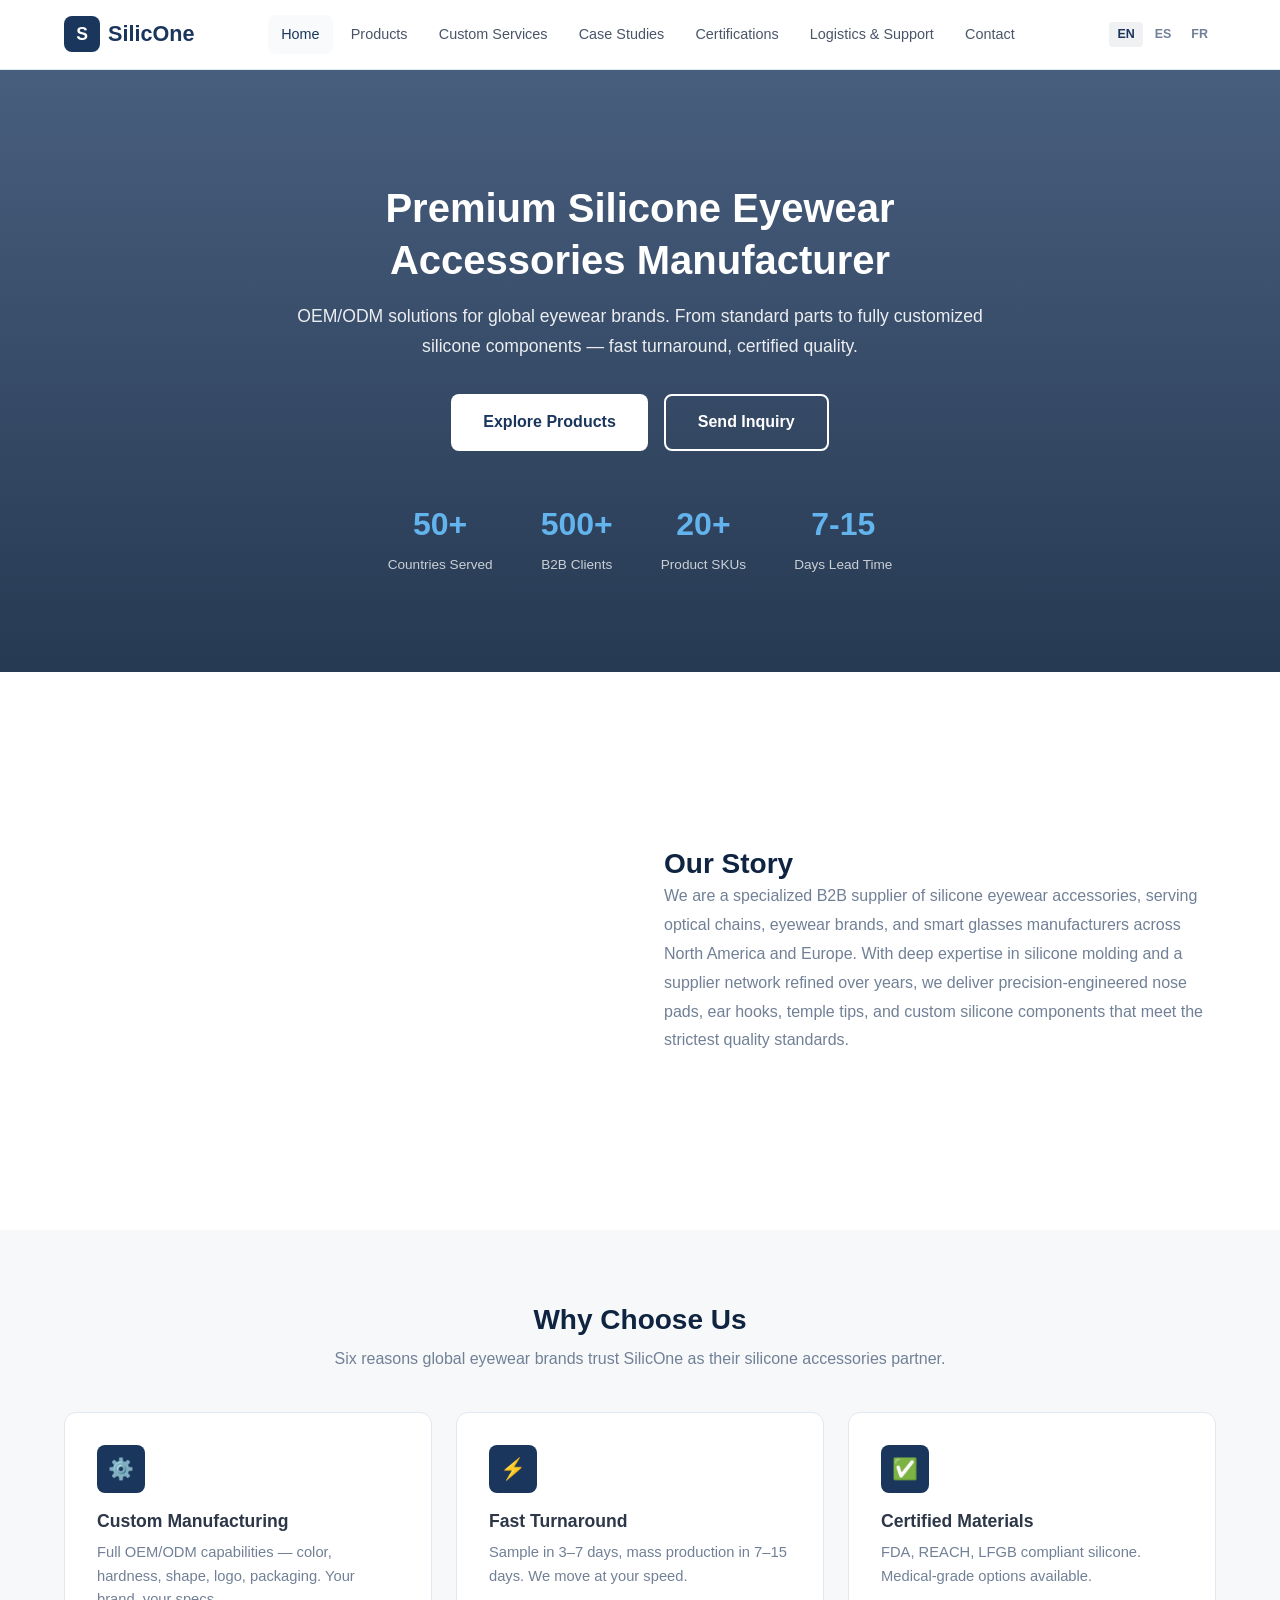
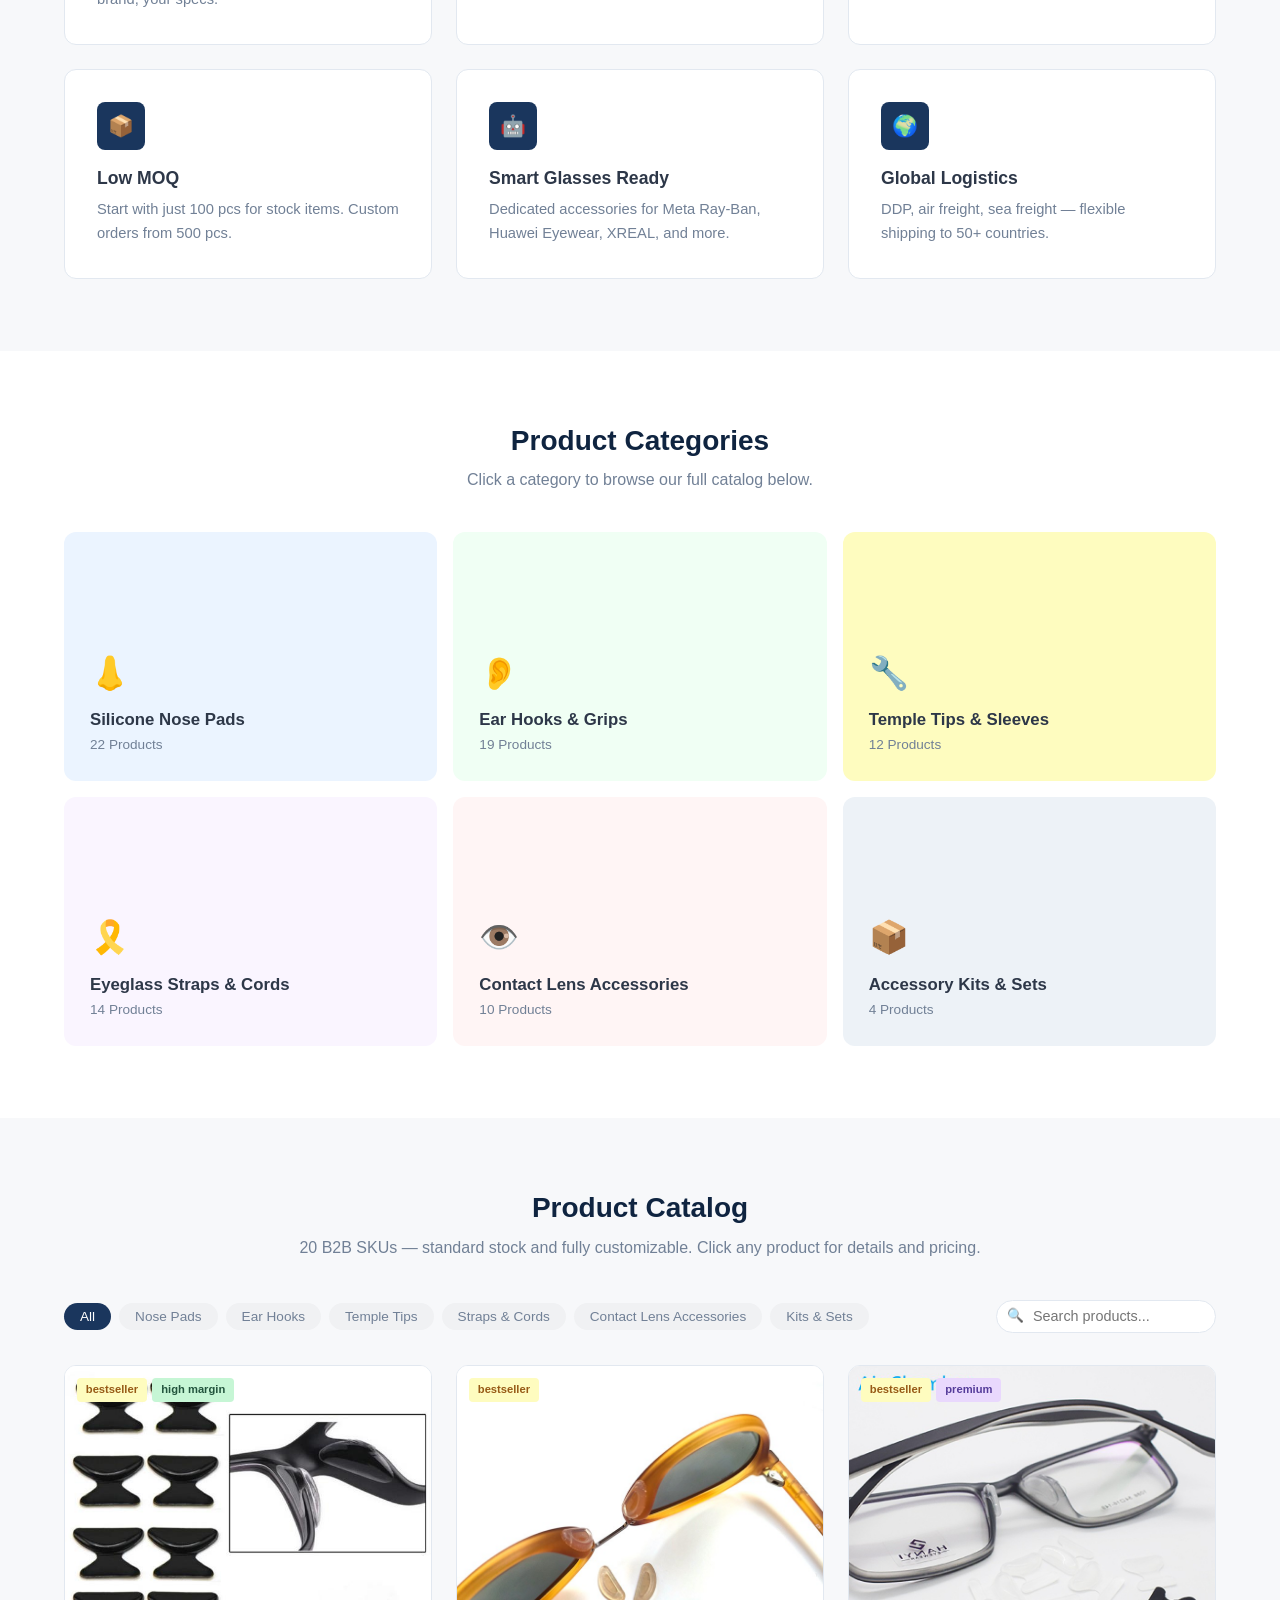
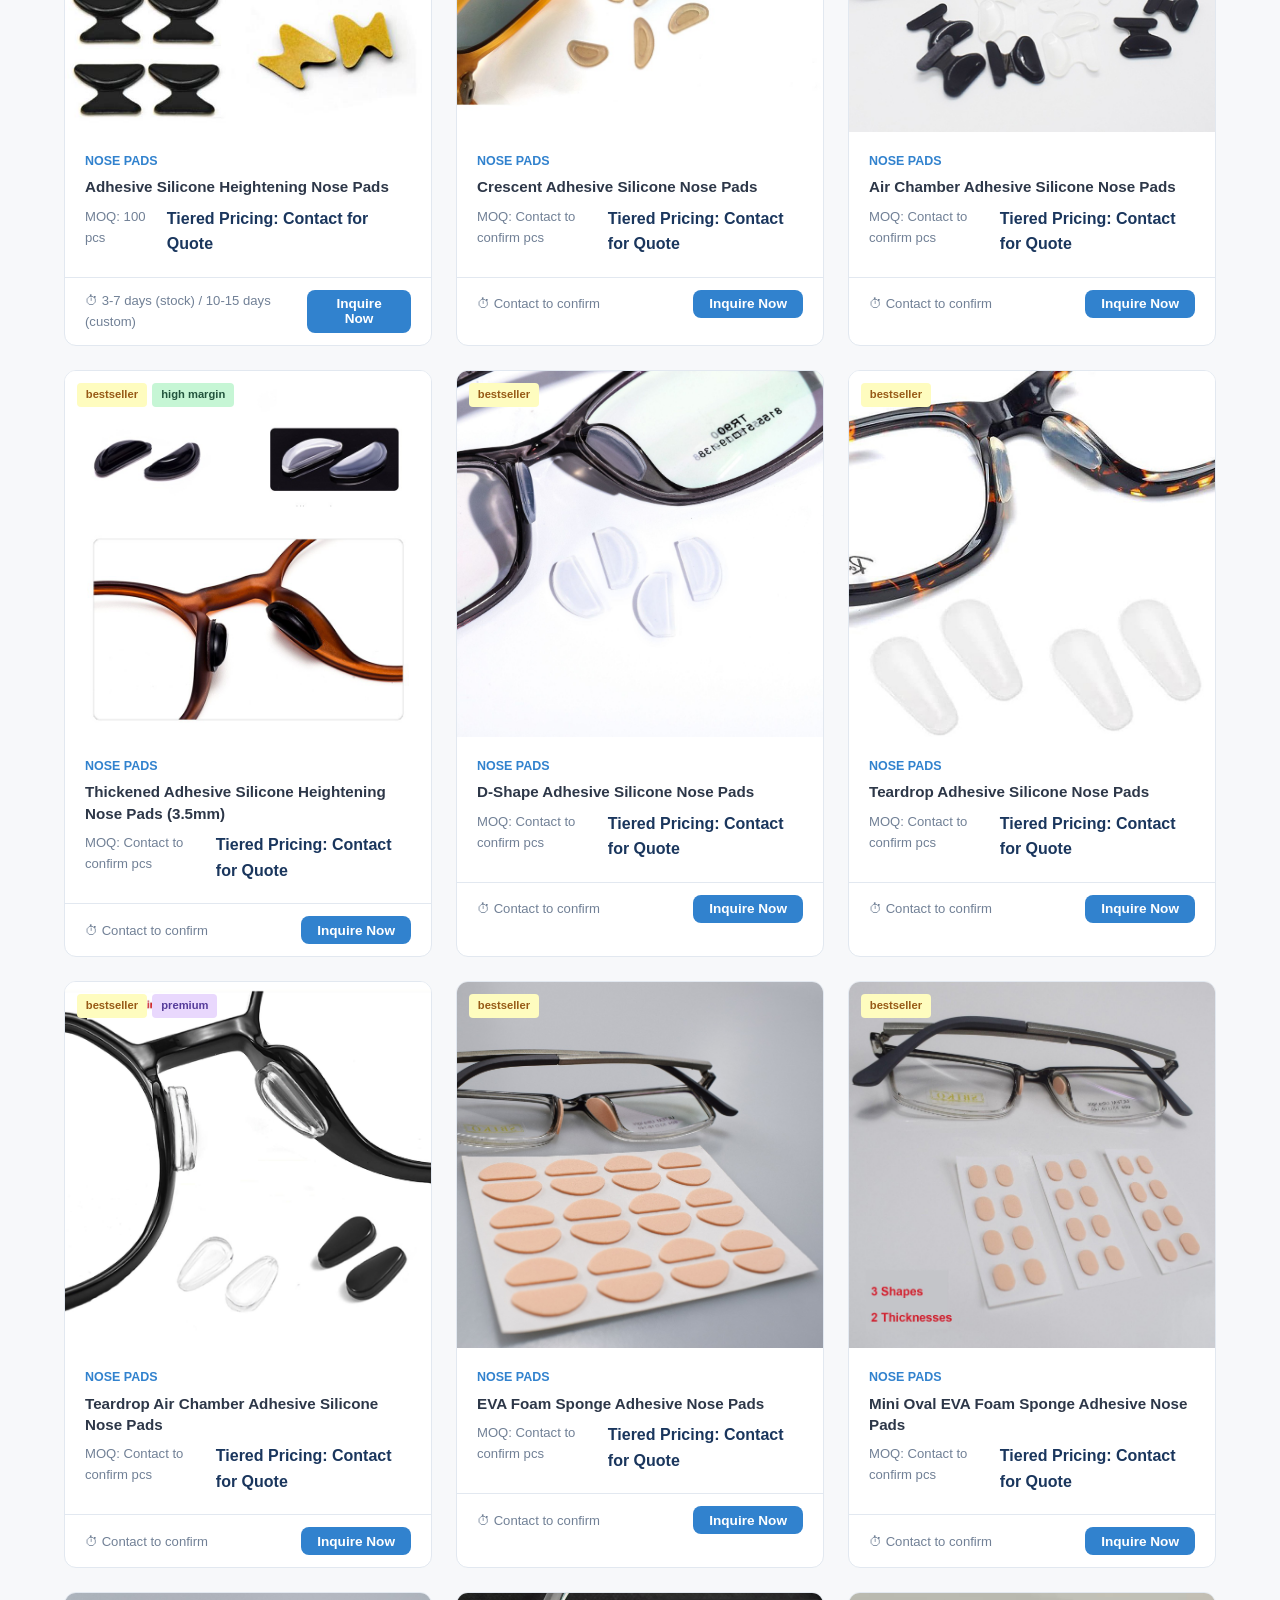
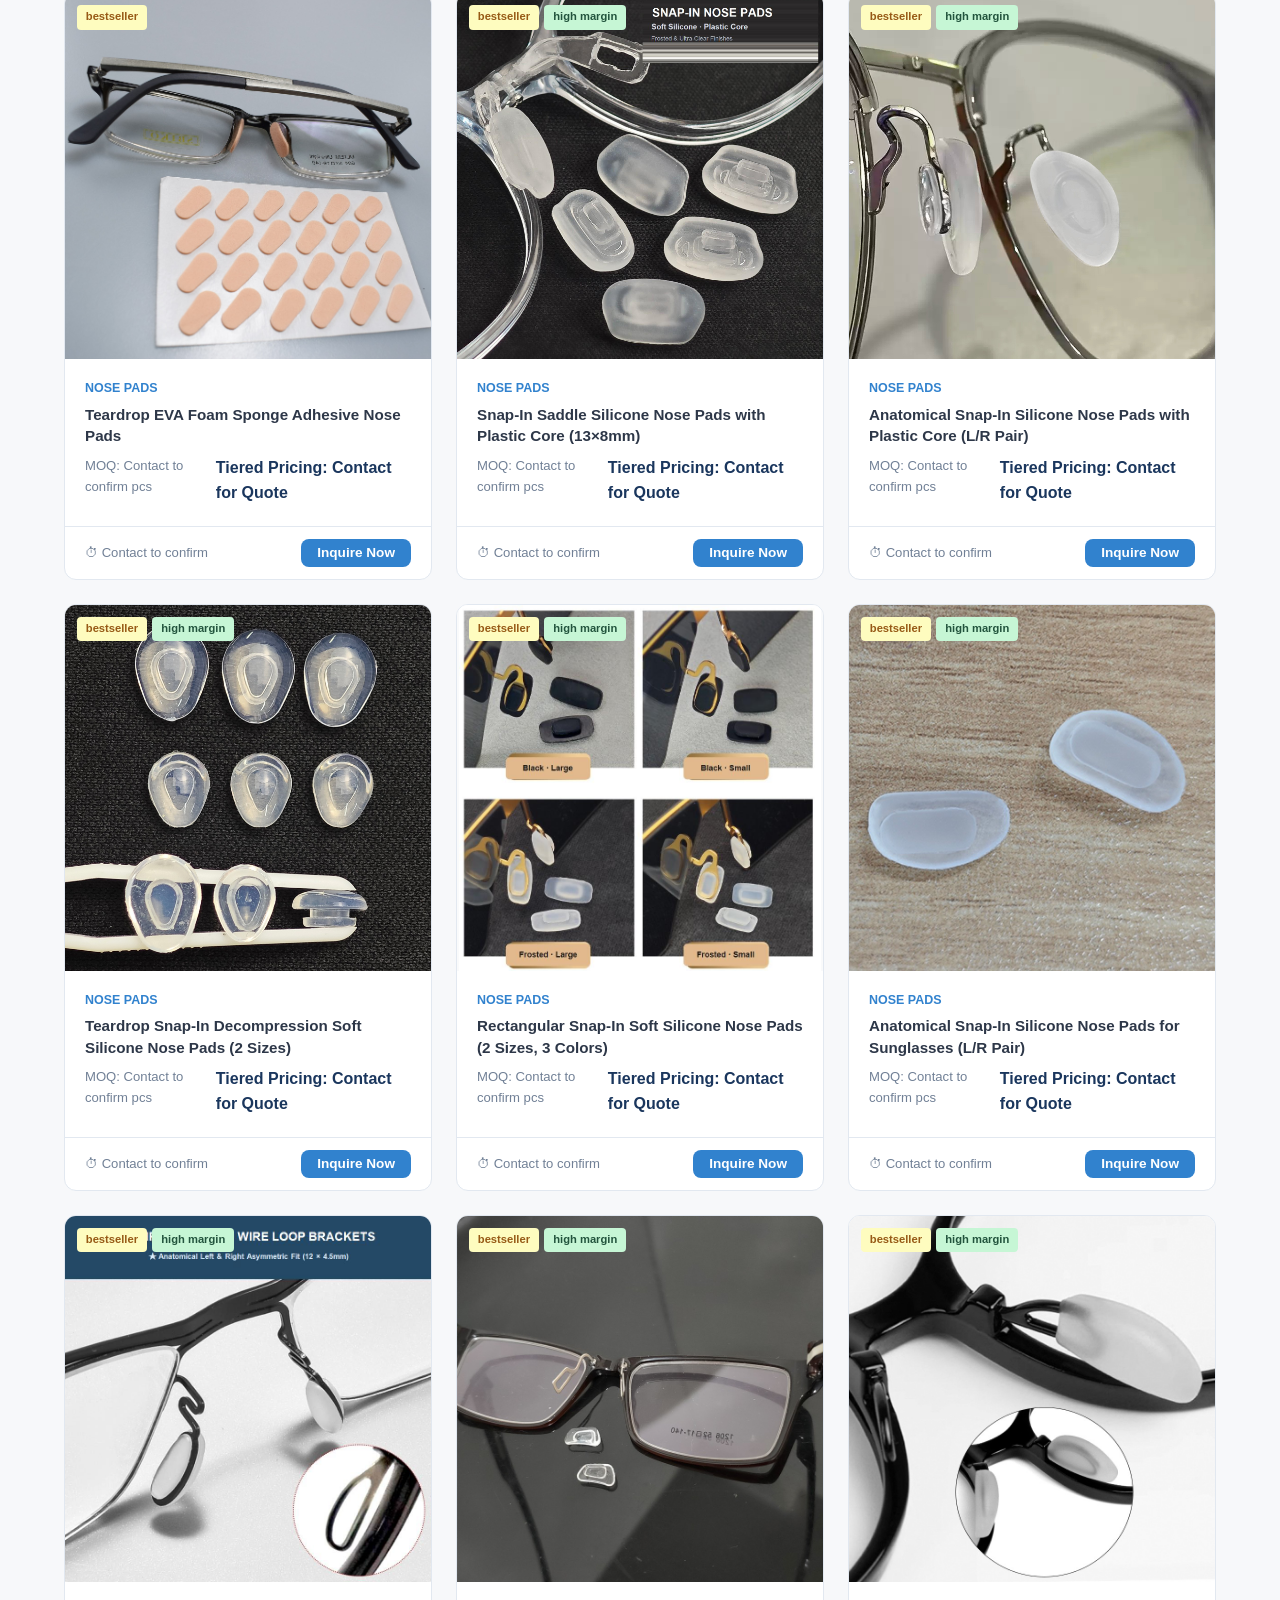
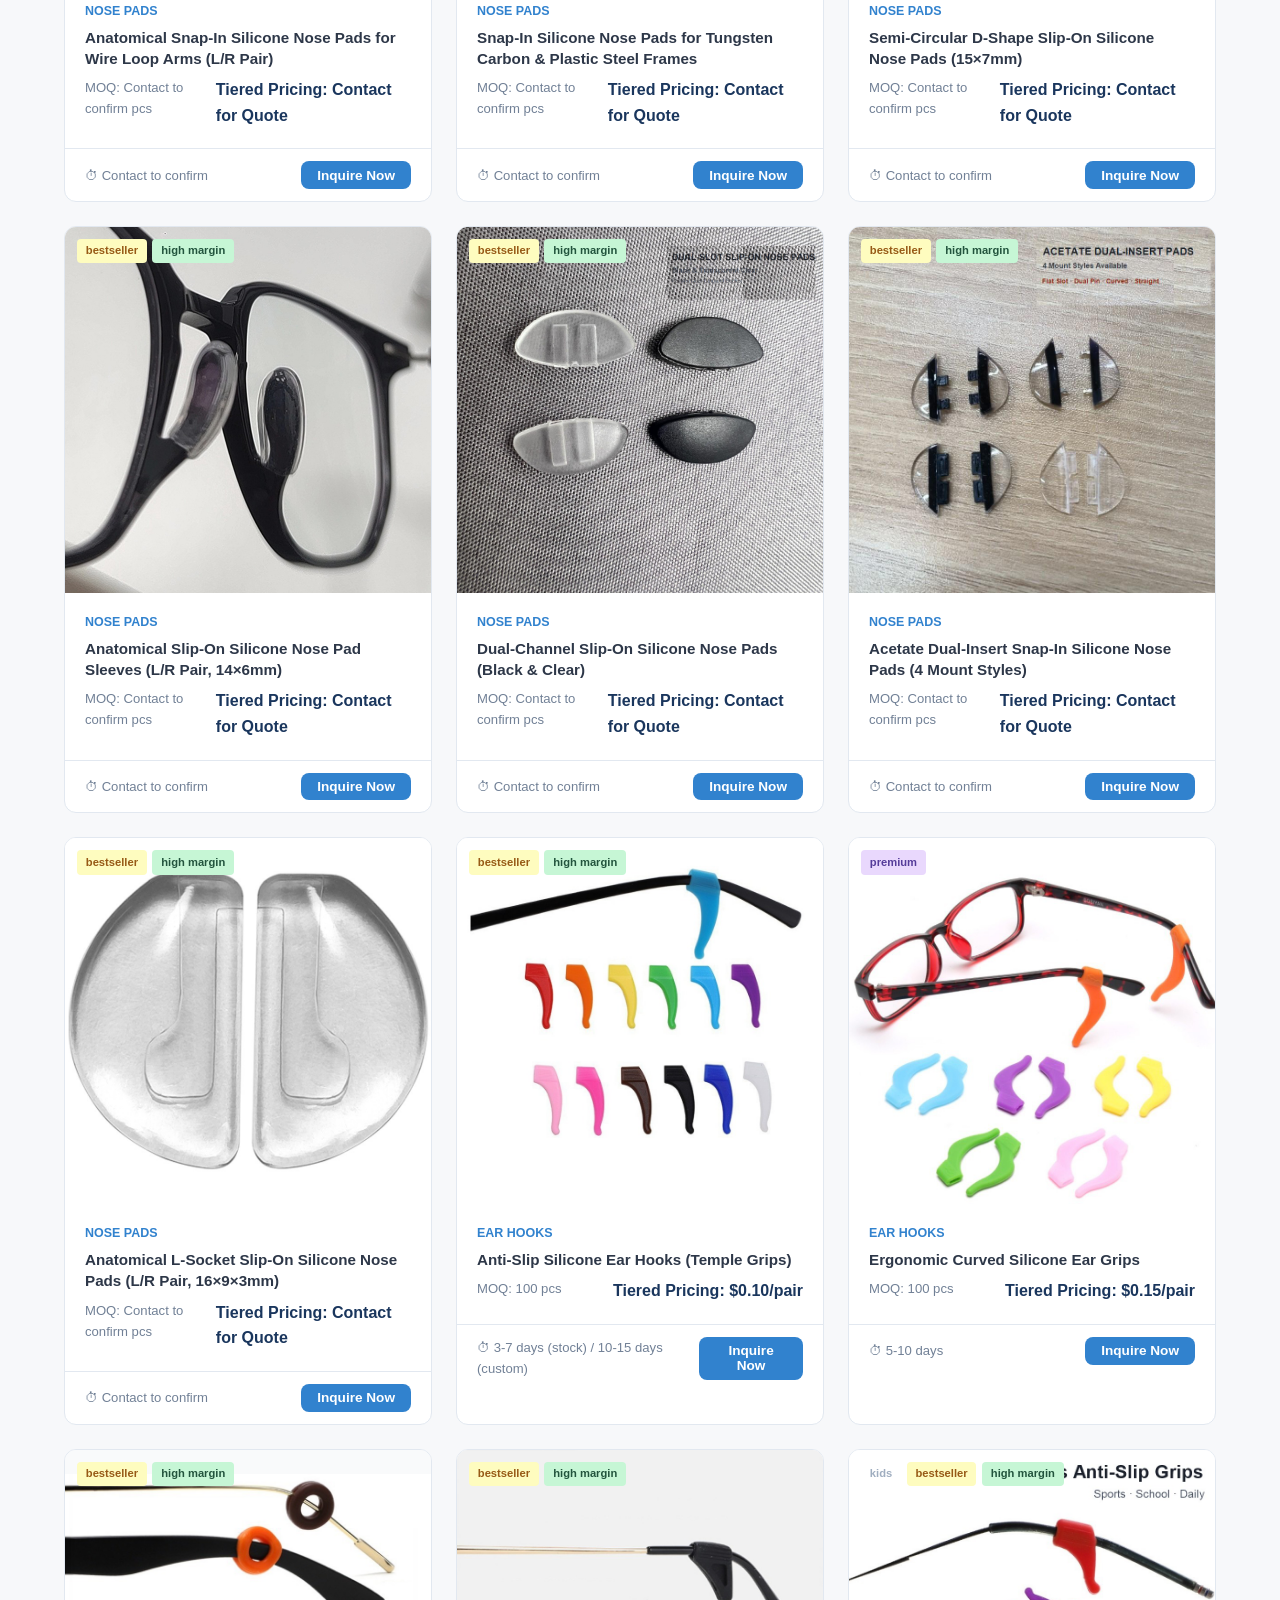
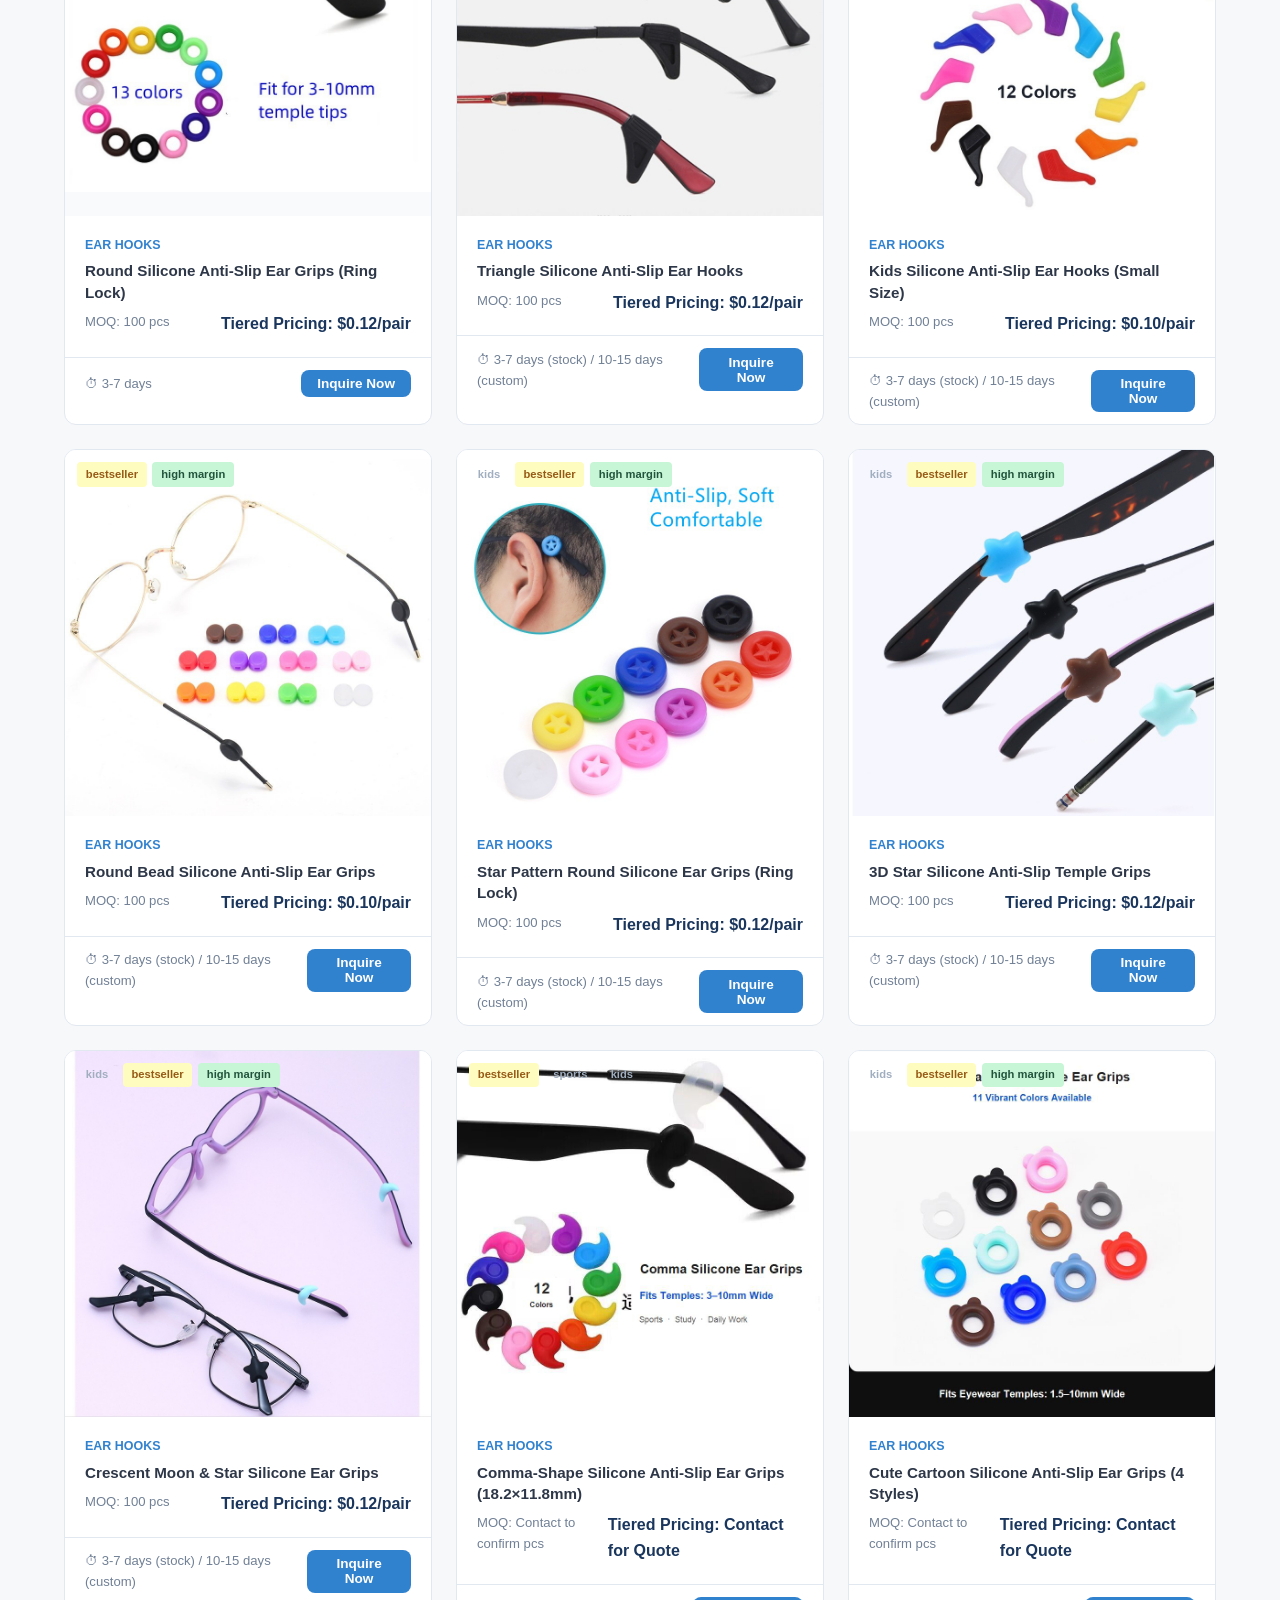
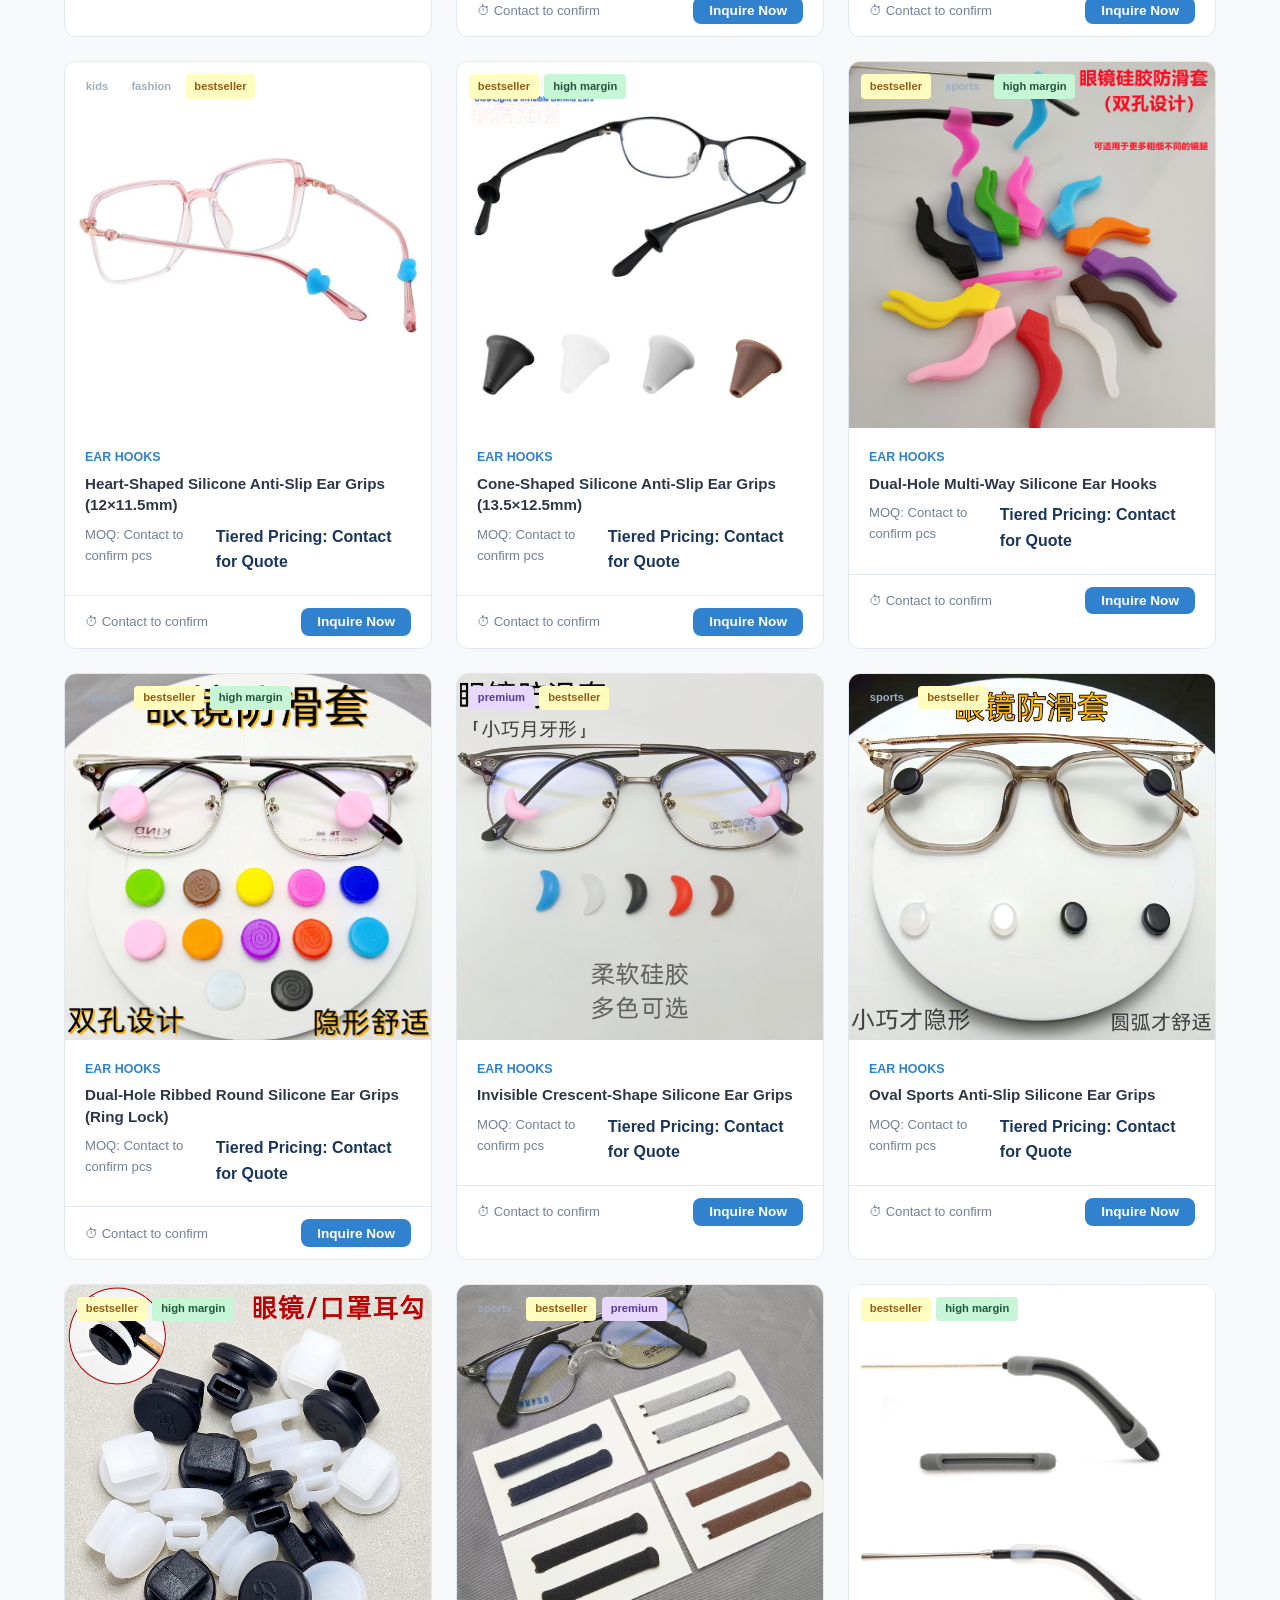
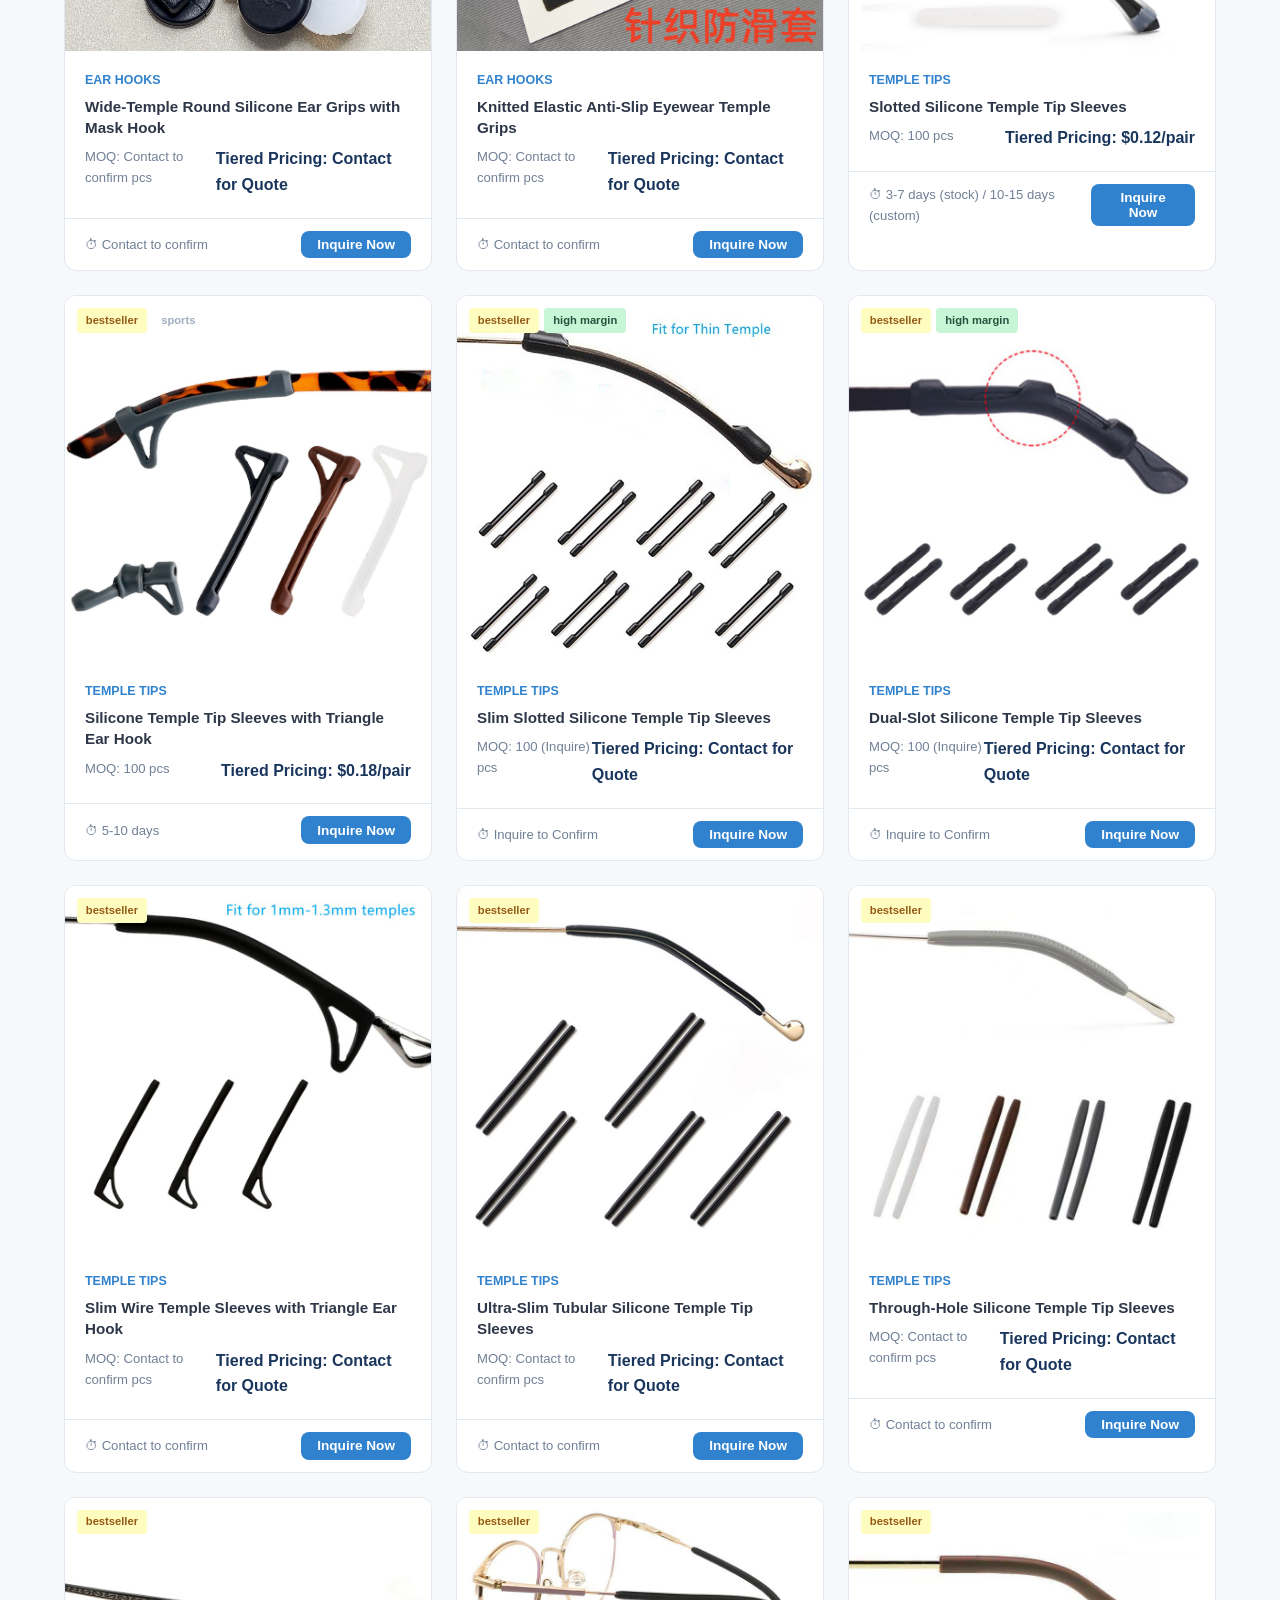
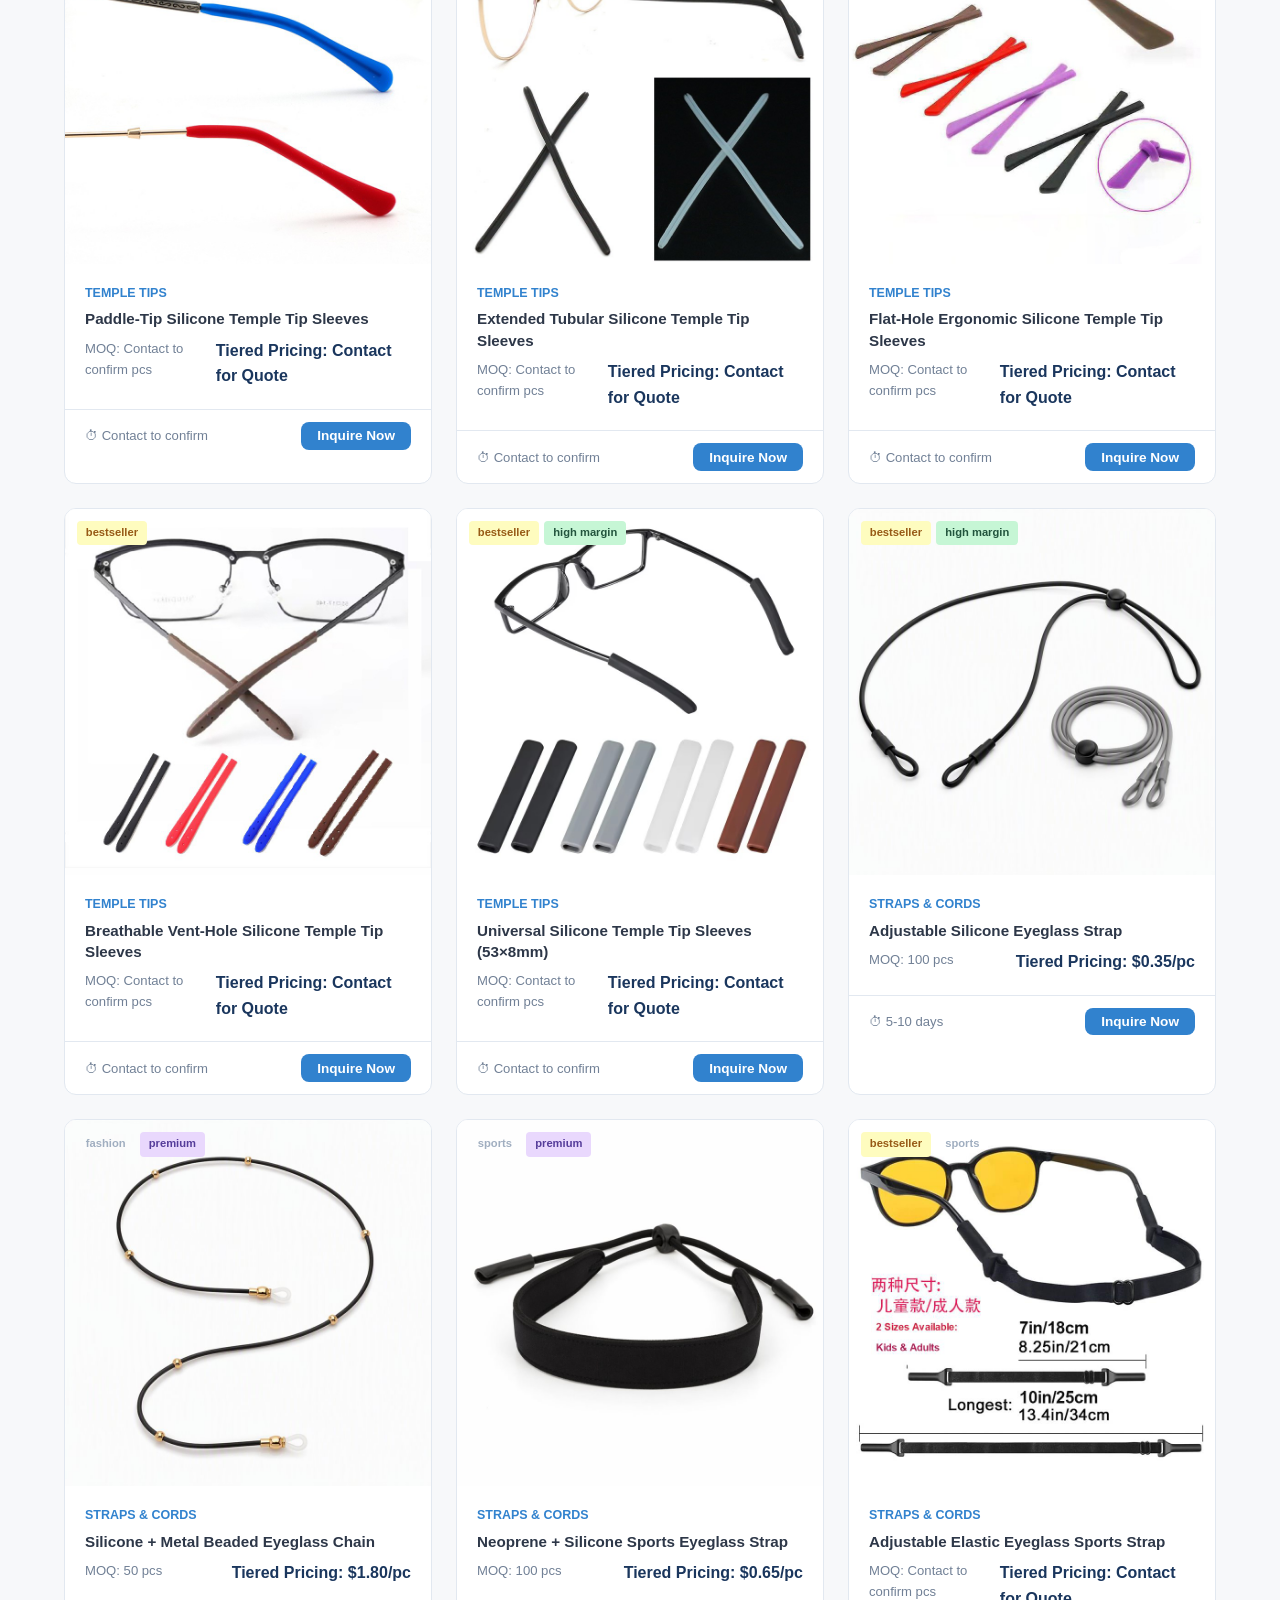
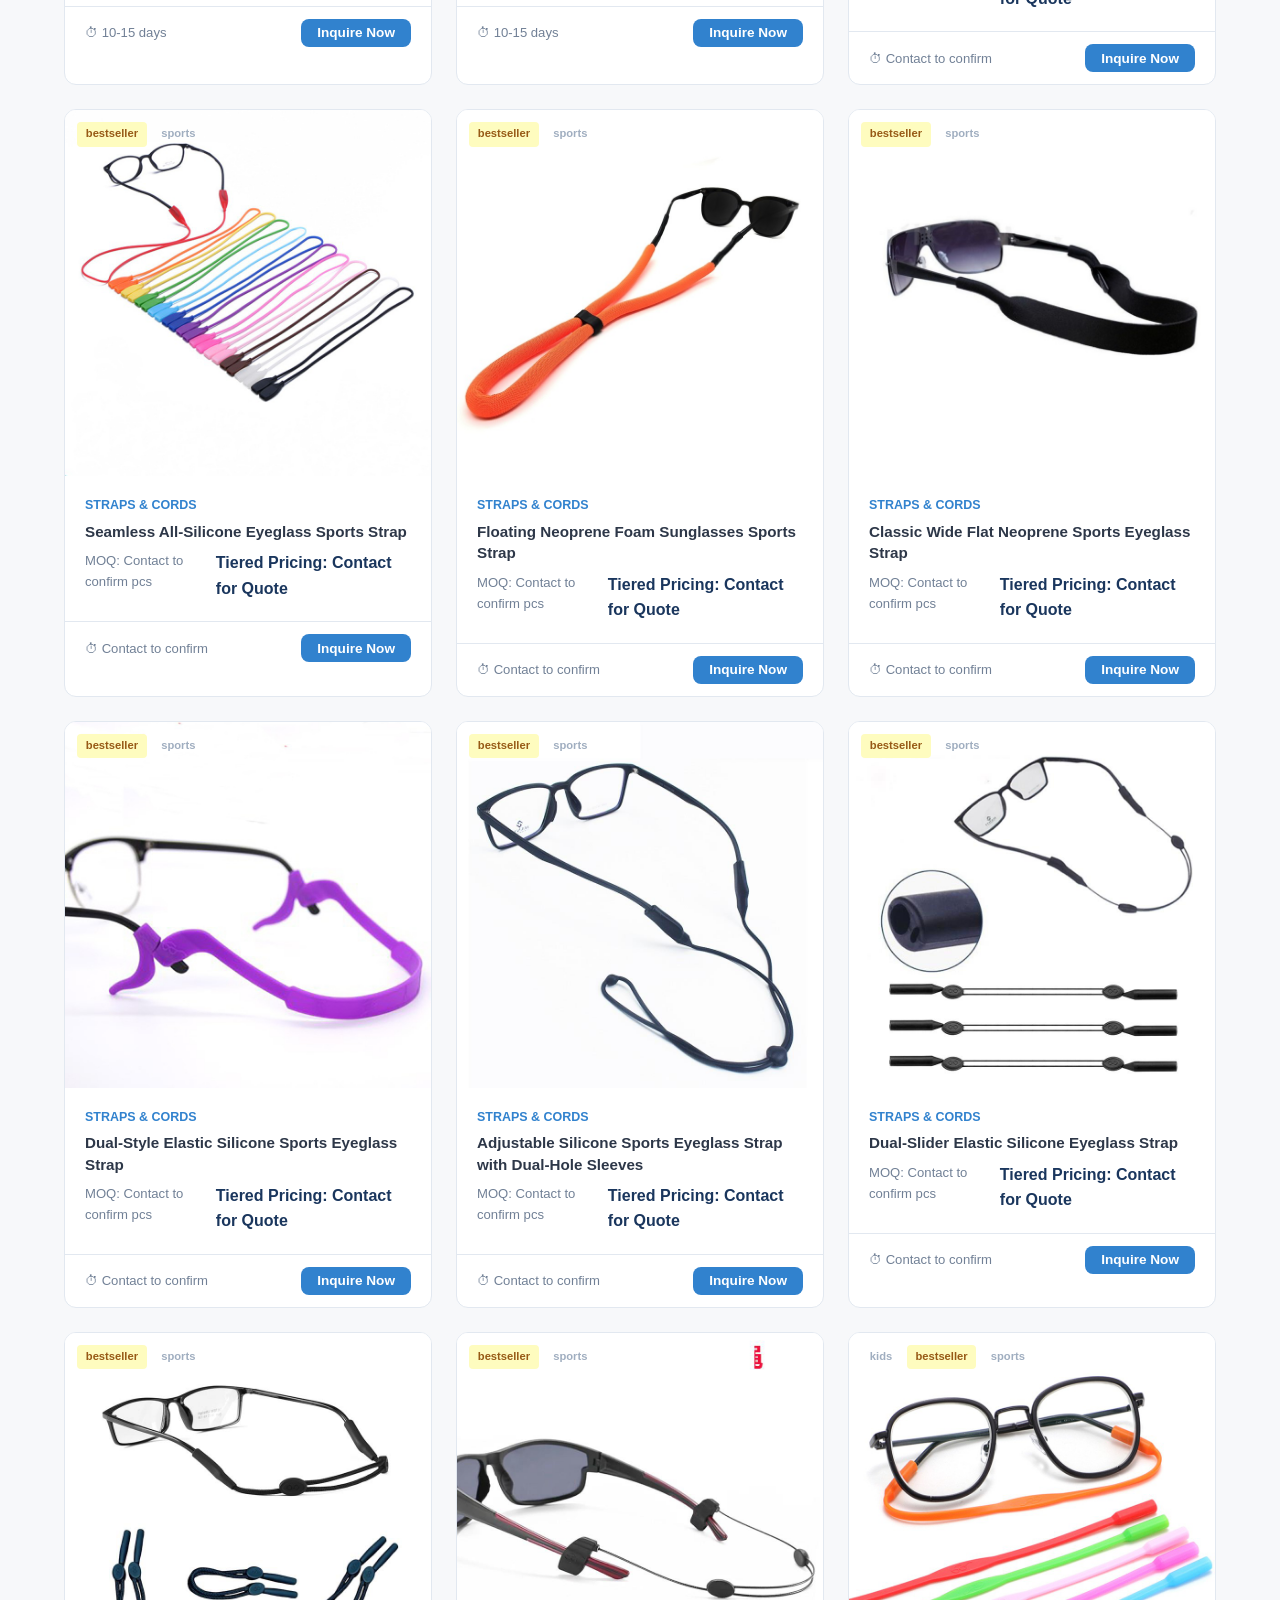
<file: index.html>
<!DOCTYPE html>
<html lang="en">
<head>
<meta charset="UTF-8">
<meta name="viewport" content="width=device-width, initial-scale=1.0">
<meta name="description" content="B2B supplier of custom silicone eyewear accessories by Mingbo Group. FDA/REACH certified nose pads, ear hooks, temple tips, and smart glasses accessories. Low MOQ, fast delivery to North America & Europe.">
<meta name="keywords" content="silicone eyewear accessories, eyeglass nose pads wholesale, silicone ear hooks, temple tips, smart glasses accessories, OEM eyewear parts, custom silicone molding, B2B eyewear supplier">
<meta name="robots" content="index, follow">
<link rel="canonical" href="https://www.groupmingbo.com/">
<meta property="og:title" content="SilicOne - Premium Silicone Eyewear Accessories by Mingbo Group">
<meta property="og:description" content="OEM/ODM silicone eyewear accessories. FDA certified, low MOQ, global delivery.">
<meta property="og:type" content="website">
<meta property="og:url" content="https://www.groupmingbo.com/">
<title>SilicOne Eyewear Accessories - Mingbo Group | OEM/ODM Manufacturer</title>
<link rel="stylesheet" href="css/style.css?v=20261059">
</head>
<body>

<!-- Header -->
<header class="header" role="banner">
  <div class="container">
    <a href="#home" class="header-logo">
      <span class="logo-icon">S</span>
      <span>SilicOne</span>
    </a>
    <nav class="header-nav" role="navigation" aria-label="Main navigation">
      <a href="#home" data-i18n="nav_home" class="active">Home</a>
      <a href="#products" data-i18n="nav_products">Products</a>
      <a href="#custom" data-i18n="nav_custom">Custom Services</a>
      <a href="#cases" data-i18n="nav_cases">Case Studies</a>
      <a href="#certifications" data-i18n="nav_certifications">Certifications</a>
      <a href="#logistics" data-i18n="nav_logistics">Logistics & Support</a>
      <a href="#contact" data-i18n="nav_contact">Contact</a>
    </nav>
    <div style="display:flex;align-items:center;gap:0.5rem;">
      <div class="lang-switcher">
        <button data-lang="en" class="active">EN</button>
        <button data-lang="es">ES</button>
        <button data-lang="fr">FR</button>
      </div>
      <button class="menu-toggle" aria-label="Toggle menu" aria-expanded="false">
        <span></span><span></span><span></span>
      </button>
    </div>
  </div>
</header>

<main>
<!-- ==================== HOME / HERO ==================== -->
<section id="home" class="hero">
  <div class="container hero-content">
    <h1 data-i18n="hero_title">Premium Silicone Eyewear Accessories Manufacturer</h1>
    <p data-i18n="hero_subtitle">OEM/ODM solutions for global eyewear brands. From standard parts to fully customized silicone components — fast turnaround, certified quality.</p>
    <div class="hero-buttons">
      <a href="#products" class="btn btn-white btn-lg" data-i18n="hero_cta_products">Explore Products</a>
      <a href="#contact" class="btn btn-outline btn-lg" style="border-color:white;color:white;" data-i18n="hero_cta_inquiry">Send Inquiry</a>
    </div>
    <div class="hero-stats">
      <div class="hero-stat"><div class="stat-num">50+</div><div class="stat-label">Countries Served</div></div>
      <div class="hero-stat"><div class="stat-num">500+</div><div class="stat-label">B2B Clients</div></div>
      <div class="hero-stat"><div class="stat-num">20+</div><div class="stat-label">Product SKUs</div></div>
      <div class="hero-stat"><div class="stat-num">7-15</div><div class="stat-label">Days Lead Time</div></div>
    </div>
  </div>
</section>

<!-- ==================== BRAND STORY ==================== -->
<section class="section">
  <div class="container">
    <div class="story-grid">
      <div class="story-image" aria-hidden="true" style="background: url('https://sc02.alicdn.com/kf/Ac1ea44bb4efa4cd8b75675b01bced0ccv.png') center/cover no-repeat; border:none;"></div>
      <div class="story-text">
        <h2 data-i18n="story_title">Our Story</h2>
        <p data-i18n="story_text">We are a specialized B2B supplier of silicone eyewear accessories, serving optical chains, eyewear brands, and smart glasses manufacturers across North America and Europe. With deep expertise in silicone molding and a supplier network refined over years, we deliver precision-engineered nose pads, ear hooks, temple tips, and custom silicone components that meet the strictest quality standards.</p>
      </div>
    </div>
  </div>
</section>

<!-- ==================== ADVANTAGES ==================== -->
<section class="section section-alt">
  <div class="container">
    <h2 class="section-title" data-i18n="adv_title">Why Choose Us</h2>
    <p class="section-subtitle">Six reasons global eyewear brands trust SilicOne as their silicone accessories partner.</p>
    <div class="adv-grid">
      <div class="adv-card">
        <div class="adv-icon">⚙️</div>
        <h3 data-i18n="adv1_title">Custom Manufacturing</h3>
        <p data-i18n="adv1_desc">Full OEM/ODM capabilities — color, hardness, shape, logo, packaging. Your brand, your specs.</p>
      </div>
      <div class="adv-card">
        <div class="adv-icon">⚡</div>
        <h3 data-i18n="adv2_title">Fast Turnaround</h3>
        <p data-i18n="adv2_desc">Sample in 3–7 days, mass production in 7–15 days. We move at your speed.</p>
      </div>
      <div class="adv-card">
        <div class="adv-icon">✅</div>
        <h3 data-i18n="adv3_title">Certified Materials</h3>
        <p data-i18n="adv3_desc">FDA, REACH, LFGB compliant silicone. Medical-grade options available.</p>
      </div>
      <div class="adv-card">
        <div class="adv-icon">📦</div>
        <h3 data-i18n="adv4_title">Low MOQ</h3>
        <p data-i18n="adv4_desc">Start with just 100 pcs for stock items. Custom orders from 500 pcs.</p>
      </div>
      <div class="adv-card">
        <div class="adv-icon">🤖</div>
        <h3 data-i18n="adv5_title">Smart Glasses Ready</h3>
        <p data-i18n="adv5_desc">Dedicated accessories for Meta Ray-Ban, Huawei Eyewear, XREAL, and more.</p>
      </div>
      <div class="adv-card">
        <div class="adv-icon">🌍</div>
        <h3 data-i18n="adv6_title">Global Logistics</h3>
        <p data-i18n="adv6_desc">DDP, air freight, sea freight — flexible shipping to 50+ countries.</p>
      </div>
    </div>
  </div>
</section>

<!-- ==================== CATEGORIES ==================== -->
<section class="section">
  <div class="container">
    <h2 class="section-title" data-i18n="cat_title">Product Categories</h2>
    <p class="section-subtitle">Click a category to browse our full catalog below.</p>
    <div class="cat-grid">
      <a href="#products" class="cat-card" onclick="document.querySelector('[data-filter=nose]').click()">
        <span class="cat-icon">👃</span>
        <span class="cat-name" data-i18n="cat_nose_pads">Silicone Nose Pads</span>
        <span class="cat-count" data-cat="nose">22 Products</span>
      </a>
      <a href="#products" class="cat-card" onclick="document.querySelector('[data-filter=ear]').click()">
        <span class="cat-icon">👂</span>
        <span class="cat-name" data-i18n="cat_ear_hooks">Ear Hooks & Grips</span>
        <span class="cat-count" data-cat="ear">19 Products</span>
      </a>
      <a href="#products" class="cat-card" onclick="document.querySelector('[data-filter=temple]').click()">
        <span class="cat-icon">🔧</span>
        <span class="cat-name" data-i18n="cat_temple_tips">Temple Tips & Sleeves</span>
        <span class="cat-count" data-cat="temple">12 Products</span>
      </a>
      <a href="#products" class="cat-card" onclick="document.querySelector('[data-filter=strap]').click()">
        <span class="cat-icon">🎗️</span>
        <span class="cat-name" data-i18n="cat_straps">Eyeglass Straps & Cords</span>
        <span class="cat-count" data-cat="strap">14 Products</span>
      </a>
      <a href="#products" class="cat-card" onclick="document.querySelector('[data-filter=smart]').click()">
        <span class="cat-icon">👁️</span>
        <span class="cat-name" data-i18n="cat_smart">Contact Lens Accessories</span>
        <span class="cat-count" data-cat="smart">10 Products</span>
      </a>
      <a href="#products" class="cat-card" onclick="document.querySelector('[data-filter=kit]').click()">
        <span class="cat-icon">📦</span>
        <span class="cat-name" data-i18n="cat_kits">Accessory Kits & Sets</span>
        <span class="cat-count" data-cat="kit">3 Products</span>
      </a>
    </div>
  </div>
</section>

<!-- ==================== PRODUCT CATALOG ==================== -->
<section id="products" class="section section-alt">
  <div class="container">
    <h2 class="section-title" data-i18n="prod_title">Product Catalog</h2>
    <p class="section-subtitle">20 B2B SKUs — standard stock and fully customizable. Click any product for details and pricing.</p>
    
    <div class="product-toolbar">
      <div class="product-filters">
        <button class="filter-btn active" data-filter="all" data-i18n="prod_filter_all">All</button>
        <button class="filter-btn" data-filter="nose" data-i18n="prod_filter_nose">Nose Pads</button>
        <button class="filter-btn" data-filter="ear" data-i18n="prod_filter_ear">Ear Hooks</button>
        <button class="filter-btn" data-filter="temple" data-i18n="prod_filter_temple">Temple Tips</button>
        <button class="filter-btn" data-filter="strap" data-i18n="prod_filter_strap">Straps & Cords</button>
        <button class="filter-btn" data-filter="smart" data-i18n="prod_filter_smart">Contact Lens Accessories</button>
        <button class="filter-btn" data-filter="kit" data-i18n="prod_filter_kit">Kits & Sets</button>
      </div>
      <div class="product-search">
        <input type="text" id="product-search-input" data-i18n-placeholder="prod_search" placeholder="Search products..." aria-label="Search products">
      </div>
    </div>
    
    <div id="product-grid" class="product-grid">
      <!-- Rendered by JS -->
    </div>
  </div>
</section>

<!-- ==================== PRODUCT DETAIL MODAL ==================== -->
<div class="modal-overlay" id="product-modal" role="dialog" aria-modal="true" aria-label="Product detail">
  <div class="modal">
    <button class="modal-close" aria-label="Close">&times;</button>
    <div class="modal-body" id="product-modal-body"></div>
  </div>
</div>

<!-- ==================== INQUIRY CTA ==================== -->
<section id="inquiry-section" class="cta-section">
  <div class="container">
    <h2 data-i18n="inq_cta_home">Ready to Start?</h2>
    <p data-i18n="inq_cta_desc">Send us your requirements and get a competitive quote within one business day.</p>
    <a href="#contact" class="btn btn-white btn-lg">Get a Quote →</a>
  </div>
</section>

<!-- ==================== CUSTOM SERVICES ==================== -->
<section id="custom" class="section">
  <div class="container">
    <h2 class="section-title" data-i18n="custom_title">Custom Manufacturing Services</h2>
    <p class="section-subtitle" data-i18n="custom_intro">From concept to delivery — we turn your ideas into precision silicone eyewear accessories.</p>
    
    <h3 style="text-align:center;margin-bottom:1rem;" data-i18n="custom_process">Our Process</h3>
    <div class="process-steps">
      <div class="process-step">
        <div class="step-num">1</div>
        <h4 data-i18n="custom_step1_title">1. Requirements</h4>
        <p data-i18n="custom_step1_desc">Share your specs, drawings, or samples. We review feasibility within 24 hours.</p>
      </div>
      <div class="process-arrow">→</div>
      <div class="process-step">
        <div class="step-num">2</div>
        <h4 data-i18n="custom_step2_title">2. Design & Tooling</h4>
        <p data-i18n="custom_step2_desc">Our engineers create 3D models and molds. Tooling takes 5–10 days.</p>
      </div>
      <div class="process-arrow">→</div>
      <div class="process-step">
        <div class="step-num">3</div>
        <h4 data-i18n="custom_step3_title">3. Sampling</h4>
        <p data-i18n="custom_step3_desc">First samples shipped in 3–7 days for your approval.</p>
      </div>
      <div class="process-arrow">→</div>
      <div class="process-step">
        <div class="step-num">4</div>
        <h4 data-i18n="custom_step4_title">4. Production</h4>
        <p data-i18n="custom_step4_desc">Mass production begins after sample approval. 7–15 days to completion.</p>
      </div>
      <div class="process-arrow">→</div>
      <div class="process-step">
        <div class="step-num">5</div>
        <h4 data-i18n="custom_step5_title">5. QC & Delivery</h4>
        <p data-i18n="custom_step5_desc">100% inspection before shipping. Delivered to your warehouse.</p>
      </div>
    </div>
    
    <div style="display:grid;grid-template-columns:1fr 1fr;gap:2rem;margin-top:3rem;">
      <div>
        <h3 data-i18n="custom_moq_title">Minimum Order Quantities</h3>
        <table class="moq-table">
          <tr><td data-i18n="custom_moq_standard">Standard products</td><td><strong>100</strong> <span data-i18n="custom_pcs">pcs</span></td></tr>
          <tr><td data-i18n="custom_moq_custom_color">Custom color</td><td><strong>500</strong> <span data-i18n="custom_pcs">pcs</span></td></tr>
          <tr><td data-i18n="custom_moq_custom_mold">New mold / custom shape</td><td><strong>1,000</strong> <span data-i18n="custom_pcs">pcs</span></td></tr>
          <tr><td data-i18n="custom_moq_packaging">Custom packaging</td><td><strong>500</strong> <span data-i18n="custom_pcs">pcs</span></td></tr>
        </table>
      </div>
      <div>
        <h3 data-i18n="custom_leadtime_title">Lead Times</h3>
        <table class="moq-table">
          <tr><td data-i18n="custom_lead_sample">Sample production</td><td><strong>3–7</strong> <span data-i18n="custom_lead_days">days</span></td></tr>
          <tr><td data-i18n="custom_lead_mold">Mold making</td><td><strong>5–10</strong> <span data-i18n="custom_lead_days">days</span></td></tr>
          <tr><td data-i18n="custom_lead_mass">Mass production</td><td><strong>7–15</strong> <span data-i18n="custom_lead_days">days</span></td></tr>
        </table>
      </div>
    </div>
  </div>
</section>

<!-- ==================== CASE STUDIES ==================== -->
<section id="cases" class="section section-alt">
  <div class="container">
    <h2 class="section-title" data-i18n="cases_title">Client Success Stories</h2>
    <p class="section-subtitle" data-i18n="cases_subtitle">Trusted by eyewear brands and distributors worldwide.</p>
    <div id="cases-grid" class="case-grid">
      <!-- Rendered by JS -->
    </div>
  </div>
</section>

<!-- ==================== CERTIFICATIONS ==================== -->
<section id="certifications" class="section">
  <div class="container">
    <h2 class="section-title" data-i18n="cert_title">Quality Certifications</h2>
    <p class="section-subtitle" data-i18n="cert_subtitle">Our materials and processes meet international standards.</p>
    <div class="cert-grid">
      <div class="cert-card">
        <div class="cert-badge">FDA</div>
        <h4>FDA 21 CFR 177.2600</h4>
        <p data-i18n="cert_fda">Food-grade silicone for skin contact applications.</p>
      </div>
      <div class="cert-card">
        <div class="cert-badge">REACH</div>
        <h4>REACH (EC) 1907/2006</h4>
        <p data-i18n="cert_reach">EU chemical safety compliance.</p>
      </div>
      <div class="cert-card">
        <div class="cert-badge">LFGB</div>
        <h4>LFGB</h4>
        <p data-i18n="cert_lfgb">German food and commodity safety standard.</p>
      </div>
      <div class="cert-card">
        <div class="cert-badge">ISO</div>
        <h4>ISO 9001:2015</h4>
        <p data-i18n="cert_iso">Quality management system certified production.</p>
      </div>
      <div class="cert-card">
        <div class="cert-badge">RoHS</div>
        <h4>RoHS 2011/65/EU</h4>
        <p data-i18n="cert_rohs">Restriction of hazardous substances.</p>
      </div>
      <div class="cert-card">
        <div class="cert-badge" style="font-size:0.65rem;">SGS</div>
        <h4>SGS Third-Party Testing</h4>
        <p>Independent lab testing available for every batch upon request.</p>
      </div>
    </div>
  </div>
</section>

<!-- ==================== LOGISTICS & SUPPORT ==================== -->
<section id="logistics" class="section section-alt">
  <div class="container">
    <h2 class="section-title" data-i18n="log_title">Logistics & After-Sales</h2>
    <p class="section-subtitle">Flexible shipping, transparent payment, dedicated support.</p>
    
    <h3 style="margin-bottom:1.25rem;" data-i18n="log_shipping">Shipping Options</h3>
    <div class="log-grid">
      <div class="log-card">
        <h4>✈️ <span data-i18n="log_air">Air Freight</span></h4>
        <p data-i18n="log_air_desc">3–7 days worldwide. Best for samples and urgent orders.</p>
      </div>
      <div class="log-card">
        <h4>🚢 <span data-i18n="log_sea">Sea Freight</span></h4>
        <p data-i18n="log_sea_desc">15–30 days. Most economical for bulk orders (FCL/LCL).</p>
      </div>
      <div class="log-card">
        <h4>📮 <span data-i18n="log_express">Express (DHL/UPS/FedEx)</span></h4>
        <p data-i18n="log_express_desc">2–5 days door-to-door. Ideal for samples and small orders.</p>
      </div>
      <div class="log-card">
        <h4>🏠 <span data-i18n="log_ddp">DDP (Delivered Duty Paid)</span></h4>
        <p data-i18n="log_ddp_desc">We handle all customs and duties. You receive at your door.</p>
      </div>
    </div>
    
    <div style="display:grid;grid-template-columns:1fr 1fr;gap:1.5rem;margin-top:2rem;">
      <div class="log-info">
        <h4 data-i18n="log_payment">Payment Terms</h4>
        <ul><li data-i18n="log_payment_items">T/T 30% deposit + 70% before shipment | L/C at sight | Alibaba Trade Assurance</li></ul>
      </div>
      <div class="log-info">
        <h4 data-i18n="log_after">After-Sales Policy</h4>
        <ul><li data-i18n="log_after_items">Free replacement for manufacturing defects | 30-day quality guarantee | Dedicated account manager for every order</li></ul>
      </div>
    </div>
    
    <!-- Supplier Comparison Table -->
    <div style="margin-top:3rem;">
      <h3 style="text-align:center;margin-bottom:1rem;">Recommended Supplier Partners</h3>
      <div style="overflow-x:auto;">
        <table class="data-table" style="min-width:900px;">
          <thead>
            <tr>
              <th>Supplier</th><th>Years</th><th>Location</th><th>MOQ</th><th>Samples</th><th>Delivery</th><th>Certifications</th><th>Rating</th>
            </tr>
          </thead>
          <tbody id="supplier-tbody"></tbody>
        </table>
      </div>
    </div>
  </div>
</section>

<!-- ==================== CONTACT / INQUIRY FORM ==================== -->
<section id="contact" class="section">
  <div class="container">
    <h2 class="section-title" data-i18n="inq_title">Get a Quote</h2>
    <p class="section-subtitle" data-i18n="inq_subtitle">Tell us what you need and we'll respond within 24 hours.</p>
    
    <div class="inquiry-form" id="inquiry-form-main">
      <div class="form-success" id="form-success-msg">
        <span style="font-size:3rem;">✅</span>
        <p data-i18n="inq_success">Thank you! We'll get back to you within 24 hours.</p>
        <p style="font-size:0.85rem;color:var(--text-light);margin-top:0.5rem;">A confirmation email with our product catalog PDF and customization guide has been sent.</p>
      </div>
      <form id="main-inquiry-form">
        <div class="form-row">
          <div class="form-group">
            <label for="inq-name" data-i18n="inq_name">Full Name *</label>
            <input type="text" id="inq-name" name="name" required>
          </div>
          <div class="form-group">
            <label for="inq-company" data-i18n="inq_company">Company Name *</label>
            <input type="text" id="inq-company" name="company" required>
          </div>
        </div>
        <div class="form-row">
          <div class="form-group">
            <label for="inq-email" data-i18n="inq_email">Email Address *</label>
            <input type="email" id="inq-email" name="email" required>
          </div>
          <div class="form-group">
            <label for="inq-phone" data-i18n="inq_phone">Phone / WhatsApp</label>
            <input type="tel" id="inq-phone" name="phone">
          </div>
        </div>
        <div class="form-row">
          <div class="form-group">
            <label for="inquiry-product" data-i18n="inq_product">Product Interest</label>
            <select id="inquiry-product" name="product">
              <option value="">Select a product...</option>
              <optgroup label="Nose Pads">
                <option>NP-001 - Adhesive Silicone Heightening Nose Pads</option>
                <option>NP-002 - Crescent Adhesive Silicone Nose Pads (15×7mm)</option>
                <option>NP-003 - Air Chamber Adhesive Silicone Nose Pads (14.1×13.1mm)</option>
                <option>NP-004 - Thickened Adhesive Silicone Nose Pads (15×7×3.5mm)</option>
                <option>NP-005 - D-Shape Adhesive Silicone Nose Pads (13×6.5×2mm)</option>
                <option>NP-006 - Teardrop Adhesive Silicone Nose Pads</option>
                <option>NP-007 - Teardrop Air Chamber Silicone Nose Pads (15×8×3.2mm)</option>
                <option>NP-008 - EVA Foam Sponge Adhesive Nose Pads (19×8mm)</option>
                <option>NP-009 - Mini Oval EVA Foam Sponge Nose Pads (9×6mm)</option>
                <option>NP-010 - Teardrop EVA Foam Sponge Nose Pads (16×8mm)</option>
                <option>SNP-011 - Snap-In Saddle Silicone Nose Pads (13×8mm)</option>
                <option>SNP-012 - Anatomical Snap-In Silicone Nose Pads (L/R Pair)</option>
                <option>SNP-013 - Teardrop Snap-In Decompression Silicone Nose Pads</option>
                <option>SNP-014 - Rectangular Snap-In Soft Silicone Nose Pads (2 Sizes)</option>
                <option>SNP-015 - Anatomical Snap-In Sunglasses Silicone Nose Pads (L/R Pair)</option>
                <option>SNP-016 - Anatomical Snap-In Wire Loop Silicone Nose Pads (L/R Pair)</option>
                <option>SNP-017 - Snap-In Silicone Nose Pads for Tungsten Carbon Frames</option>
                <option>SNP-018 - Semi-Circular D-Shape Slip-On Silicone Nose Pads</option>
                <option>SNP-019 - Anatomical Slip-On Silicone Nose Pad Sleeves (L/R Pair)</option>
                <option>SNP-020 - Dual-Channel Slip-On Silicone Nose Pads</option>
                <option>SNP-021 - Acetate Dual-Insert Snap-In Silicone Nose Pads (4 Styles)</option>
                <option>SNP-022 - Anatomical L-Socket Slip-On Silicone Nose Pads (L/R Pair)</option>
              </optgroup>
              <optgroup label="Ear Hooks">
                <option>EH-001 - Anti-Slip Silicone Ear Hooks</option>
                <option>EH-002 - Ergonomic Curved Ear Grips</option>
                <option>EH-003 - Round Silicone Anti-Slip Ear Grips</option>
                <option>EH-004 - Triangle Silicone Anti-Slip Ear Hooks</option>
                <option>EH-005 - Kids Silicone Anti-Slip Ear Hooks</option>
                <option>EH-006 - Round Bead Silicone Anti-Slip Ear Grips</option>
                <option>EH-007 - Star Pattern Round Silicone Ear Grips</option>
                <option>EH-008 - 3D Star Silicone Anti-Slip Temple Grips</option>
                <option>EH-009 - Crescent Moon & Star Silicone Ear Grips</option>
                <option>EH-010 - Comma-Shape Silicone Anti-Slip Ear Grips</option>
                <option>EH-011 - Cute Cartoon Silicone Ear Grips (4 Styles)</option>
                <option>EH-012 - Heart-Shaped Silicone Anti-Slip Ear Grips</option>
                <option>EH-013 - Cone-Shaped Silicone Anti-Slip Ear Grips</option>
                <option>EH-014 - Dual-Hole Multi-Way Silicone Ear Hooks</option>
                <option>EH-015 - Dual-Hole Ribbed Round Silicone Ear Grips</option>
                <option>EH-016 - Invisible Crescent-Shape Silicone Ear Grips</option>
                <option>EH-017 - Oval Sports Anti-Slip Silicone Ear Grips</option>
                <option>EH-018 - Wide-Temple Round Silicone Ear Grips with Mask Hook</option>
                <option>EH-019 - Knitted Elastic Anti-Slip Eyewear Temple Grips</option>
              </optgroup>
              <optgroup label="Temple Tips">
                <option>TT-001 - Slotted Silicone Temple Tip Sleeves (56×8mm)</option>
                <option>TT-002 - Silicone Temple Tip Sleeves with Triangle Hook</option>
                <option>TT-003 - Slim Slotted Silicone Temple Tip Sleeves (52mm)</option>
                <option>TT-004 - Dual-Slot Silicone Temple Tip Sleeves (55mm)</option>
                <option>TT-005 - Slim Wire Temple Sleeves with Triangle Hook (59mm)</option>
                <option>TT-006 - Ultra-Slim Tubular Silicone Temple Tip Sleeves (56mm)</option>
                <option>TT-007 - Through-Hole Silicone Temple Tip Sleeves (60mm)</option>
                <option>TT-008 - Paddle-Tip Silicone Temple Tip Sleeves (65mm)</option>
                <option>TT-009 - Extended Tubular Silicone Temple Tip Sleeves (85mm)</option>
                <option>TT-010 - Flat-Hole Silicone Temple Tip Sleeves (69mm)</option>
                <option>TT-011 - Breathable Vent-Hole Silicone Temple Tip Sleeves (73mm)</option>
                <option>TT-012 - Universal Silicone Temple Tip Sleeves (53×8mm)</option>
              </optgroup>
              <optgroup label="Contact Lens Accessories">
                <option>SG-001 - Meta Ray-Ban Wayfarer Nose Pads</option>
                <option>SG-002 - Meta Ray-Ban Headliner Nose Pads</option>
                <option>SG-003 - Meta Ray-Ban Ear Hooks</option>
                <option>SG-004 - Universal AR Glasses Nose Pad Kit</option>
                <option>SI-001 - Silicone Contact Lens Inserter with Case</option>
                <option>SI-002 - Flared Silicone Contact Lens Inserter with Case</option>
                <option>SI-003 - Silicone Contact Lens Inserter & Tweezers Kit</option>
                <option>SI-004 - Pastel Silicone Contact Lens Inserter & Tweezers Case Kit</option>
                <option>SI-005 - Silicone Contact Lens & OK Lens Inserter</option>
                <option>SI-006 - Silicone Contact Lens Inserter 3-Piece Kit</option>
              </optgroup>
              <optgroup label="Straps & Cords">
                <option>ST-001 - Adjustable Eyeglass Strap</option>
                <option>ST-004 - Adjustable Elastic Eyeglass Sports Strap</option>
                <option>ST-005 - Seamless All-Silicone Eyeglass Sports Strap (56cm)</option>
                <option>ST-006 - Floating Neoprene Foam Sunglasses Strap</option>
                <option>ST-007 - Classic Wide Flat Neoprene Sports Strap</option>
                <option>ST-008 - Dual-Style Elastic Silicone Sports Strap</option>
                <option>ST-009 - Adjustable Silicone Eyeglass Strap (Dual Sockets)</option>
                <option>ST-010 - Dual-Slider Elastic Silicone Eyeglass Strap</option>
                <option>ST-011 - Ultra-Flexible Foldable Sports Eyeglass Strap</option>
                <option>ST-012 - Dual-Hole Adjustable Sports Eyeglass Strap</option>
                <option>ST-013 - Seamless Elastic Silicone Kids Strap (200mm)</option>
                <option>ST-014 - Adjustable Braided Rope Sports Eyeglass Strap</option>
              </optgroup>
              <optgroup label="Kits & Sets">
                <option>KT-001 - Eyeglass Care Kit</option>
                <option>KT-002 - Children's Anti-Slip Bundle</option>
              </optgroup>
              <option value="custom">Custom / OEM Inquiry</option>
            </select>
          </div>
          <div class="form-group">
            <label for="inq-quantity" data-i18n="inq_quantity">Estimated Quantity</label>
            <select id="inq-quantity" name="quantity">
              <option value="">Select range...</option>
              <option>100 - 500 pcs (Sample/Trial)</option>
              <option>500 - 2,000 pcs (Small Batch)</option>
              <option>2,000 - 10,000 pcs (Regular Order)</option>
              <option>10,000 - 50,000 pcs (Bulk Order)</option>
              <option>50,000+ pcs (Annual Contract)</option>
            </select>
          </div>
        </div>
        <div class="form-group">
          <label for="inq-custom" data-i18n="inq_custom_needs">Customization Requirements</label>
          <textarea id="inq-custom" name="custom_needs" placeholder="e.g., custom color Pantone 287C, Shore 40A hardness, logo embossing, branded retail packaging..."></textarea>
        </div>
        <div class="form-row">
          <div class="form-group">
            <label for="inq-market" data-i18n="inq_target_market">Target Market</label>
            <select id="inq-market" name="target_market">
              <option value="">Select market...</option>
              <option>North America</option>
              <option>Europe (EU)</option>
              <option>Middle East</option>
              <option>Southeast Asia</option>
              <option>Latin America</option>
              <option>Australia / Oceania</option>
              <option>Global / Multiple</option>
            </select>
          </div>
          <div class="form-group" style="display:flex;align-items:flex-end;">
            <button type="submit" class="btn btn-primary btn-lg" style="width:100%;justify-content:center;" data-i18n="inq_submit">Submit Inquiry</button>
          </div>
        </div>
      </form>
    </div>
    
    <!-- Export Button -->
    <div class="text-center mt-2">
      <button class="btn btn-outline btn-sm" id="export-inquiries">📥 Export Inquiries (CSV)</button>
    </div>
  </div>
</section>
</main>

<!-- ==================== FOOTER ==================== -->
<footer class="footer" role="contentinfo">
  <div class="container">
    <div class="footer-grid">
      <div>
        <div class="footer-logo">SilicOne</div>
        <p class="footer-desc" data-i18n="footer_desc">Your trusted partner for silicone eyewear components. OEM/ODM, global delivery, certified quality.</p>
        <p style="font-size:0.82rem;">📍 <span data-i18n="footer_address">Wenzhou, Zhejiang, China</span></p>
      </div>
      <div>
        <h4 data-i18n="footer_products">Products</h4>
        <a href="#products" onclick="document.querySelector('[data-filter=nose]').click()" data-i18n="cat_nose_pads">Nose Pads</a>
        <a href="#products" onclick="document.querySelector('[data-filter=ear]').click()" data-i18n="cat_ear_hooks">Ear Hooks</a>
        <a href="#products" onclick="document.querySelector('[data-filter=smart]').click()" data-i18n="cat_smart">Contact Lens Accessories</a>
        <a href="#products" onclick="document.querySelector('[data-filter=kit]').click()" data-i18n="cat_kits">Kits & Sets</a>
      </div>
      <div>
        <h4 data-i18n="footer_services">Services</h4>
        <a href="#custom" data-i18n="nav_custom">Custom Services</a>
        <a href="#logistics" data-i18n="nav_logistics">Logistics</a>
        <a href="#certifications" data-i18n="nav_certifications">Certifications</a>
        <a href="#cases" data-i18n="nav_cases">Case Studies</a>
      </div>
      <div>
        <h4 data-i18n="footer_contact">Contact</h4>
        <a href="mailto:info@groupmingbo.com" data-i18n="footer_email">info@groupmingbo.com</a>
        <a href="tel:+8618933249067" data-i18n="footer_phone">+86 189 3324 9067</a>
        <a href="https://wa.me/8618933249067" target="_blank" rel="noopener">WhatsApp</a>
      </div>
    </div>
    <div class="footer-bottom">
      <p>© 2026 Mingbo Group | SilicOne Eyewear Accessories. <span data-i18n="footer_rights">All rights reserved.</span></p>
    </div>
  </div>
</footer>

<!-- Scroll to Top -->
<button class="scroll-top" aria-label="Scroll to top">↑</button>

<!-- Scripts -->
<script src="js/i18n.js?v=20261059"></script>
<script src="js/data.js?v=20261059"></script>
<script src="js/main.js?v=20261059"></script>

</body>
</html>
</file>
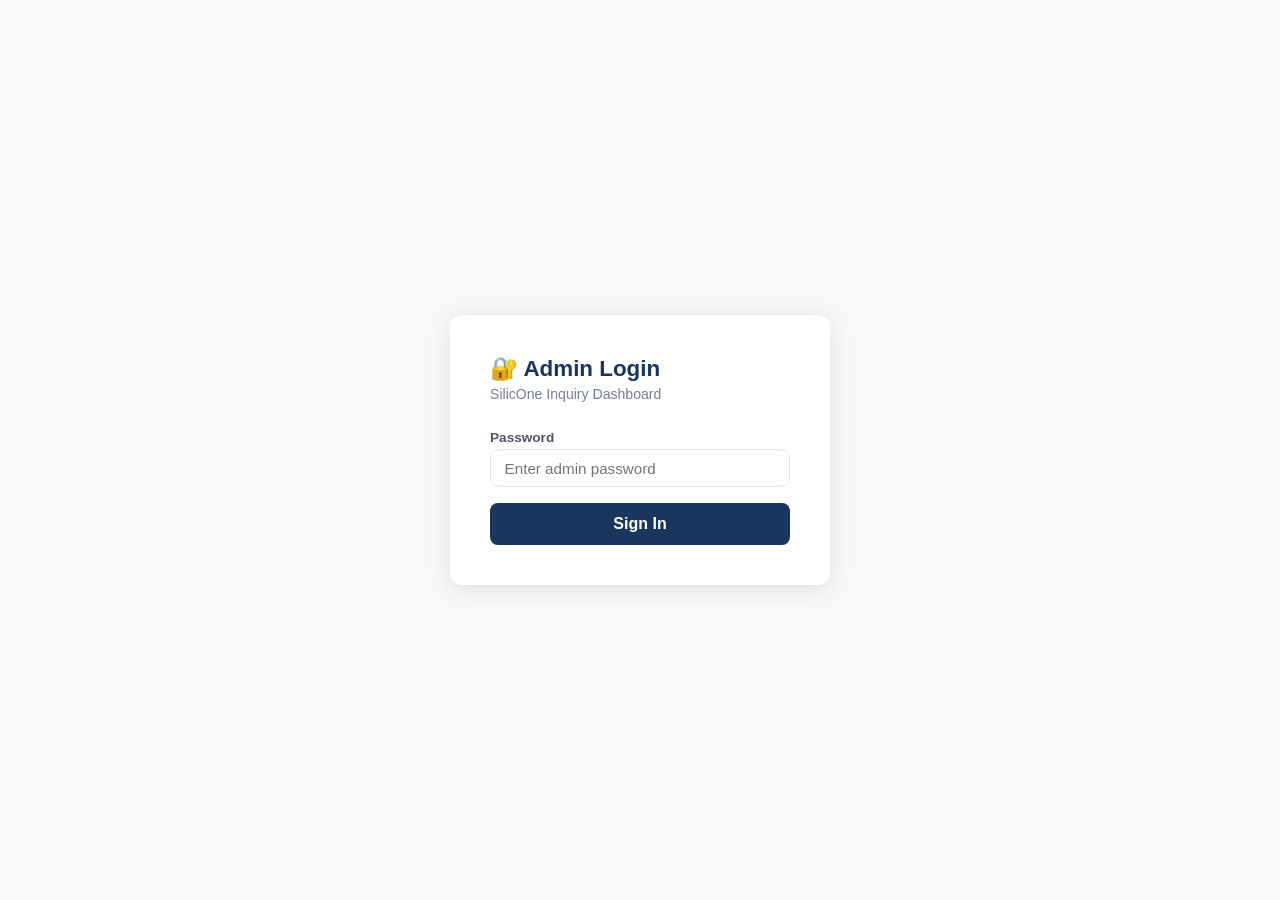
<file: admin.html>
<!DOCTYPE html>
<html lang="en">
<head>
<meta charset="UTF-8">
<meta name="viewport" content="width=device-width,initial-scale=1.0">
<title>Admin – SilicOne Inquiry Dashboard</title>
<meta name="robots" content="noindex, nofollow">
<style>
  *{box-sizing:border-box;margin:0;padding:0}
  body{font-family:-apple-system,BlinkMacSystemFont,'Segoe UI',sans-serif;background:#f7f8fa;color:#2d3748;min-height:100vh}
  .login-wrap{display:flex;align-items:center;justify-content:center;min-height:100vh;padding:1rem}
  .login-card{background:white;border-radius:12px;padding:2.5rem;width:100%;max-width:380px;box-shadow:0 4px 24px rgba(0,0,0,0.1)}
  .login-card h1{font-size:1.4rem;color:#1a365d;margin-bottom:0.25rem}
  .login-card p{font-size:0.88rem;color:#718096;margin-bottom:1.75rem}
  label{display:block;font-size:0.85rem;font-weight:600;color:#4a5568;margin-bottom:0.3rem}
  input[type=password],input[type=text]{width:100%;padding:0.6rem 0.85rem;border:1px solid #e2e8f0;border-radius:8px;font-size:0.95rem;outline:none;margin-bottom:1rem}
  input:focus{border-color:#3182ce;box-shadow:0 0 0 3px rgba(49,130,206,0.1)}
  .btn-login{width:100%;padding:0.75rem;background:#1a365d;color:white;border:none;border-radius:8px;font-size:1rem;font-weight:600;cursor:pointer}
  .btn-login:hover{background:#2c5282}
  .err{color:#e53e3e;font-size:0.85rem;margin-top:-0.5rem;margin-bottom:0.75rem;display:none}

  /* Dashboard */
  .dash{display:none}
  .topbar{background:#1a365d;color:white;padding:0 1.5rem;height:60px;display:flex;align-items:center;justify-content:space-between}
  .topbar h1{font-size:1.1rem}
  .topbar-right{display:flex;gap:1rem;align-items:center;font-size:0.88rem}
  .topbar-right button{background:rgba(255,255,255,0.15);border:none;color:white;padding:0.35rem 0.85rem;border-radius:6px;cursor:pointer;font-size:0.85rem}
  .topbar-right button:hover{background:rgba(255,255,255,0.25)}
  .content{padding:1.5rem;max-width:1300px;margin:0 auto}
  .stats{display:grid;grid-template-columns:repeat(auto-fit,minmax(160px,1fr));gap:1rem;margin-bottom:1.5rem}
  .stat-card{background:white;border-radius:10px;padding:1.25rem;border:1px solid #e2e8f0}
  .stat-card .num{font-size:2rem;font-weight:700;color:#1a365d}
  .stat-card .lbl{font-size:0.82rem;color:#718096;margin-top:0.2rem}
  .panel{background:white;border-radius:10px;border:1px solid #e2e8f0;overflow:hidden}
  .panel-header{padding:1rem 1.25rem;border-bottom:1px solid #e2e8f0;display:flex;align-items:center;justify-content:space-between}
  .panel-header h2{font-size:1rem;font-weight:600}
  .panel-actions{display:flex;gap:0.75rem;flex-wrap:wrap}
  .btn-sm{padding:0.4rem 1rem;border-radius:6px;font-size:0.85rem;font-weight:600;cursor:pointer;border:none}
  .btn-primary{background:#3182ce;color:white}
  .btn-primary:hover{background:#2b6cb0}
  .btn-outline{background:white;color:#4a5568;border:1px solid #e2e8f0}
  .btn-outline:hover{background:#f7f8fa}
  .btn-danger{background:#e53e3e;color:white}
  .btn-danger:hover{background:#c53030}
  .search-bar{padding:0.75rem 1.25rem;border-bottom:1px solid #e2e8f0}
  .search-bar input{width:100%;max-width:360px;padding:0.5rem 0.85rem;border:1px solid #e2e8f0;border-radius:8px;font-size:0.9rem;outline:none}
  .table-wrap{overflow-x:auto}
  table{width:100%;border-collapse:collapse;font-size:0.88rem}
  th{background:#f7f8fa;padding:0.65rem 1rem;text-align:left;font-weight:600;color:#4a5568;white-space:nowrap;border-bottom:1px solid #e2e8f0}
  td{padding:0.65rem 1rem;border-bottom:1px solid #f0f1f3;vertical-align:top;word-break:break-word;max-width:260px}
  tr:hover td{background:#f9fafb}
  .badge{padding:0.2rem 0.55rem;border-radius:4px;font-size:0.75rem;font-weight:600}
  .badge-new{background:#ebf8ff;color:#2b6cb0}
  .badge-old{background:#f0f1f3;color:#718096}
  .empty{text-align:center;padding:3rem;color:#a0aec0;font-size:0.95rem}
  @media(max-width:600px){.stats{grid-template-columns:1fr 1fr}}
</style>
</head>
<body>

<!-- LOGIN -->
<div class="login-wrap" id="login-wrap">
  <div class="login-card">
    <h1>🔐 Admin Login</h1>
    <p>SilicOne Inquiry Dashboard</p>
    <label for="pwd">Password</label>
    <input type="password" id="pwd" placeholder="Enter admin password" onkeydown="if(event.key==='Enter')doLogin()">
    <p class="err" id="login-err">Incorrect password. Please try again.</p>
    <button class="btn-login" onclick="doLogin()">Sign In</button>
  </div>
</div>

<!-- DASHBOARD -->
<div class="dash" id="dash">
  <div class="topbar">
    <h1>🏢 SilicOne — Inquiry Dashboard</h1>
    <div class="topbar-right">
      <span id="dash-email">sales@groupmingbo.com</span>
      <button onclick="doLogout()">Sign Out</button>
    </div>
  </div>
  <div class="content">
    <div class="stats" id="stats-row"></div>
    <div class="panel">
      <div class="panel-header">
        <h2>📨 All Inquiries</h2>
        <div class="panel-actions">
          <button class="btn-sm btn-primary" onclick="exportCSV()">⬇ Export CSV</button>
          <button class="btn-sm btn-outline" onclick="loadData()">↻ Refresh</button>
          <button class="btn-sm btn-danger" onclick="clearAll()">🗑 Clear All</button>
        </div>
      </div>
      <div class="search-bar">
        <input type="text" id="search" placeholder="Search by name, company, product..." oninput="renderTable()">
      </div>
      <div class="table-wrap">
        <table id="inq-table">
          <thead>
            <tr>
              <th>#</th>
              <th>Date</th>
              <th>Name</th>
              <th>Company</th>
              <th>Email</th>
              <th>Phone</th>
              <th>Product</th>
              <th>Qty</th>
              <th>Custom Needs</th>
              <th>Market</th>
            </tr>
          </thead>
          <tbody id="inq-tbody"></tbody>
        </table>
        <div class="empty" id="empty-msg" style="display:none">No inquiries yet. When customers submit the form, they will appear here.</div>
      </div>
    </div>
    <p style="margin-top:1rem;font-size:0.82rem;color:#a0aec0;text-align:center">
      💡 Inquiries are also sent to <strong>sales@groupmingbo.com</strong> in real time via Formspree.
      This dashboard shows all locally stored inquiries from this browser.
    </p>
  </div>
</div>

<script>
var ADMIN_PWD = 'mingbo2026';  // Change this password
var inquiries = [];

function doLogin() {
  var pwd = document.getElementById('pwd').value;
  if (pwd === ADMIN_PWD) {
    document.getElementById('login-wrap').style.display = 'none';
    document.getElementById('dash').style.display = 'block';
    sessionStorage.setItem('admin_auth', '1');
    loadData();
  } else {
    document.getElementById('login-err').style.display = 'block';
    document.getElementById('pwd').value = '';
  }
}

function doLogout() {
  sessionStorage.removeItem('admin_auth');
  document.getElementById('login-wrap').style.display = 'flex';
  document.getElementById('dash').style.display = 'none';
  document.getElementById('pwd').value = '';
}

function loadData() {
  // Read from current browser's localStorage (same origin = www.groupmingbo.com)
  try { inquiries = JSON.parse(localStorage.getItem('silicon_inquiries') || '[]'); } catch(e) { inquiries = []; }
  inquiries.sort(function(a,b){ return (b.timestamp||'').localeCompare(a.timestamp||''); });
  renderStats();
  renderTable();
}

function renderStats() {
  var now = new Date();
  var todayStr = now.toISOString().split('T')[0];
  var today = inquiries.filter(function(i){ return (i.timestamp||'').startsWith(todayStr); }).length;
  var week = inquiries.filter(function(i){
    var d = new Date(i.timestamp||0);
    return (now - d) < 7*86400000;
  }).length;
  document.getElementById('stats-row').innerHTML = [
    { num: inquiries.length, lbl: 'Total Inquiries' },
    { num: week, lbl: 'This Week' },
    { num: today, lbl: 'Today' },
    { num: [...new Set(inquiries.map(function(i){ return i.company; }).filter(Boolean))].length, lbl: 'Unique Companies' }
  ].map(function(s){ return '<div class="stat-card"><div class="num">'+s.num+'</div><div class="lbl">'+s.lbl+'</div></div>'; }).join('');
}

function renderTable() {
  var q = (document.getElementById('search').value || '').toLowerCase();
  var rows = inquiries.filter(function(i){
    if (!q) return true;
    return JSON.stringify(i).toLowerCase().includes(q);
  });
  var tbody = document.getElementById('inq-tbody');
  var empty = document.getElementById('empty-msg');
  if (rows.length === 0) {
    tbody.innerHTML = '';
    empty.style.display = 'block';
    return;
  }
  empty.style.display = 'none';
  tbody.innerHTML = rows.map(function(i, idx){
    var dt = i.timestamp ? new Date(i.timestamp).toLocaleString() : '-';
    var isNew = i.timestamp && (new Date() - new Date(i.timestamp)) < 86400000;
    return '<tr>'
      + '<td>'+(rows.length - idx)+(isNew ? ' <span class="badge badge-new">NEW</span>' : '')+'</td>'
      + '<td style="white-space:nowrap">'+dt+'</td>'
      + '<td><strong>'+(i.name||'-')+'</strong></td>'
      + '<td>'+(i.company||'-')+'</td>'
      + '<td><a href="mailto:'+(i.email||'')+'">'+( i.email||'-')+'</a></td>'
      + '<td>'+(i.phone||'-')+'</td>'
      + '<td>'+(i.product||'-')+'</td>'
      + '<td>'+(i.quantity||'-')+'</td>'
      + '<td style="max-width:200px">'+(i.custom_needs||'-')+'</td>'
      + '<td>'+(i.target_market||'-')+'</td>'
      + '</tr>';
  }).join('');
}

function exportCSV() {
  if (!inquiries.length) { alert('No inquiries to export.'); return; }
  var headers = ['ID','Date','Name','Company','Email','Phone','Product','Quantity','Custom Needs','Market'];
  var rows = inquiries.map(function(i){
    return [i.id,i.timestamp,i.name,i.company,i.email,i.phone,i.product,i.quantity,i.custom_needs,i.target_market];
  });
  var csv = [headers].concat(rows).map(function(r){
    return r.map(function(c){ return '"'+(c||'').replace(/"/g,'""')+'"'; }).join(',');
  }).join('\n');
  var blob = new Blob(['\uFEFF'+csv],{type:'text/csv;charset=utf-8'});
  var url = URL.createObjectURL(blob);
  var a = document.createElement('a');
  a.href = url; a.download = 'inquiries_'+new Date().toISOString().split('T')[0]+'.csv';
  a.click(); URL.revokeObjectURL(url);
}

function clearAll() {
  if (!confirm('Delete ALL inquiry records? This cannot be undone.')) return;
  localStorage.removeItem('silicon_inquiries');
  inquiries = [];
  renderStats();
  renderTable();
}

// Auto-login if session exists
if (sessionStorage.getItem('admin_auth') === '1') {
  document.getElementById('login-wrap').style.display = 'none';
  document.getElementById('dash').style.display = 'block';
  loadData();
}
</script>
</body>
</html>
</file>
<file: css/style.css>
/* ============================================
   SilicOne Eyewear Accessories - Main Stylesheet
   B2B Professional | Deep Blue + Light Gray
   ============================================ */

/* --- CSS Variables --- */
:root {
  --primary: #1a365d;
  --primary-dark: #0f2440;
  --primary-light: #2c5282;
  --accent: #3182ce;
  --accent-hover: #2b6cb0;
  --bg-light: #f7f8fa;
  --bg-white: #ffffff;
  --bg-dark: #1a202c;
  --gray-50: #f9fafb;
  --gray-100: #f0f1f3;
  --gray-200: #e2e8f0;
  --gray-300: #cbd5e0;
  --gray-400: #a0aec0;
  --gray-500: #718096;
  --gray-600: #4a5568;
  --gray-700: #2d3748;
  --gray-800: #1a202c;
  --text: #2d3748;
  --text-light: #718096;
  --text-white: #ffffff;
  --success: #38a169;
  --success-bg: #f0fff4;
  --warning: #d69e2e;
  --error: #e53e3e;
  --border: #e2e8f0;
  --shadow-sm: 0 1px 2px rgba(0,0,0,0.05);
  --shadow: 0 2px 8px rgba(0,0,0,0.08);
  --shadow-md: 0 4px 16px rgba(0,0,0,0.1);
  --shadow-lg: 0 8px 30px rgba(0,0,0,0.12);
  --radius-sm: 4px;
  --radius: 8px;
  --radius-lg: 12px;
  --radius-xl: 16px;
  --transition: 0.2s ease;
  --max-width: 1200px;
  --header-height: 70px;
}

/* --- Reset & Base --- */
*, *::before, *::after { box-sizing: border-box; margin: 0; padding: 0; }
html { scroll-behavior: smooth; font-size: 16px; }
body {
  font-family: -apple-system, BlinkMacSystemFont, 'Segoe UI', Roboto, 'Helvetica Neue', Arial, sans-serif;
  color: var(--text);
  background: var(--bg-white);
  line-height: 1.6;
  -webkit-font-smoothing: antialiased;
}
a { text-decoration: none; color: inherit; }
ul, ol { list-style: none; }
img { max-width: 100%; height: auto; display: block; }
button { cursor: pointer; font-family: inherit; border: none; background: none; }
input, select, textarea { font-family: inherit; font-size: inherit; }

/* --- Typography --- */
h1 { font-size: 2.25rem; font-weight: 700; line-height: 1.3; color: var(--primary-dark); }
h2 { font-size: 1.75rem; font-weight: 600; line-height: 1.3; color: var(--primary-dark); }
h3 { font-size: 1.25rem; font-weight: 600; line-height: 1.4; }
h4 { font-size: 1.05rem; font-weight: 600; }
.section-title { text-align: center; margin-bottom: 0.5rem; }
.section-subtitle { text-align: center; color: var(--text-light); margin-bottom: 2.5rem; font-size: 1rem; }

/* --- Container --- */
.container { max-width: var(--max-width); margin: 0 auto; padding: 0 1.5rem; }

/* --- Header --- */
.header {
  position: fixed; top: 0; left: 0; right: 0; height: var(--header-height);
  background: var(--bg-white); border-bottom: 1px solid var(--border);
  z-index: 1000; display: flex; align-items: center; transition: var(--transition);
}
.header.scrolled { box-shadow: var(--shadow); }
.header .container { display: flex; align-items: center; justify-content: space-between; width: 100%; }
.header-logo { display: flex; align-items: center; gap: 0.5rem; font-size: 1.35rem; font-weight: 700; color: var(--primary); }
.header-logo .logo-icon { width: 36px; height: 36px; background: var(--primary); border-radius: var(--radius); display: flex; align-items: center; justify-content: center; color: white; font-size: 1.1rem; }
.header-nav { display: flex; align-items: center; gap: 0.25rem; }
.header-nav a { padding: 0.5rem 0.85rem; border-radius: var(--radius); font-size: 0.9rem; font-weight: 500; color: var(--gray-600); transition: var(--transition); white-space: nowrap; }
.header-nav a:hover, .header-nav a.active { background: var(--gray-50); color: var(--primary); }

/* Language Switcher */
.lang-switcher { display: flex; align-items: center; gap: 0.25rem; margin-left: 0.5rem; }
.lang-switcher button { padding: 0.35rem 0.5rem; border-radius: var(--radius-sm); font-size: 0.78rem; font-weight: 600; color: var(--gray-500); transition: var(--transition); }
.lang-switcher button:hover { color: var(--primary); background: var(--gray-50); }
.lang-switcher button.active { color: var(--primary); background: var(--gray-100); }

/* Mobile menu toggle */
.menu-toggle { display: none; flex-direction: column; gap: 5px; padding: 8px; }
.menu-toggle span { display: block; width: 22px; height: 2px; background: var(--primary); border-radius: 2px; transition: var(--transition); }

/* --- Buttons --- */
.btn { display: inline-flex; align-items: center; gap: 0.5rem; padding: 0.65rem 1.5rem; border-radius: var(--radius); font-size: 0.95rem; font-weight: 600; transition: var(--transition); }
.btn-primary { background: var(--accent); color: white; }
.btn-primary:hover { background: var(--accent-hover); transform: translateY(-1px); box-shadow: var(--shadow); }
.btn-outline { border: 2px solid var(--primary); color: var(--primary); }
.btn-outline:hover { background: var(--primary); color: white; }
.btn-white { background: white; color: var(--primary); }
.btn-white:hover { background: var(--gray-100); }
.btn-lg { padding: 0.85rem 2rem; font-size: 1rem; }
.btn-sm { padding: 0.4rem 1rem; font-size: 0.85rem; }

/* --- Hero --- */
.hero {
  margin-top: var(--header-height); padding: 7rem 0 6rem;
  background: linear-gradient(rgba(26, 54, 93, 0.8), rgba(15, 36, 64, 0.9)), url('https://sc02.alicdn.com/kf/Ade9ddc983c0f4c18937b3ee25a0e11bfu.png') center/cover no-repeat;
  color: white; text-align: center;
}
.hero-content { max-width: 750px; margin: 0 auto; }
.hero h1 { color: white; font-size: 2.5rem; margin-bottom: 1rem; }
.hero p { font-size: 1.1rem; opacity: 0.9; margin-bottom: 2rem; line-height: 1.7; }
.hero-buttons { display: flex; gap: 1rem; justify-content: center; flex-wrap: wrap; }
.hero-stats { display: flex; justify-content: center; gap: 3rem; margin-top: 3rem; flex-wrap: wrap; }
.hero-stat { text-align: center; }
.hero-stat .stat-num { font-size: 2rem; font-weight: 700; color: #63b3ed; }
.hero-stat .stat-label { font-size: 0.85rem; opacity: 0.75; margin-top: 0.25rem; }

/* --- Sections --- */
.section { padding: 4.5rem 0; }
.section-alt { background: var(--bg-light); }
.section-dark { background: var(--primary-dark); color: white; }
.section-dark h2, .section-dark h3 { color: white; }

/* --- Brand Story --- */
.story-grid { display: grid; grid-template-columns: 1fr 1fr; gap: 3rem; align-items: center; }
.story-image { background: var(--gray-200); border-radius: var(--radius-lg); aspect-ratio: 4/3; display: flex; align-items: center; justify-content: center; color: var(--gray-400); font-size: 1.5rem; }
.story-text p { color: var(--text-light); line-height: 1.8; }

/* --- Advantages Grid --- */
.adv-grid { display: grid; grid-template-columns: repeat(3, 1fr); gap: 1.5rem; }
.adv-card {
  background: white; border: 1px solid var(--border); border-radius: var(--radius-lg);
  padding: 2rem; transition: var(--transition);
}
.adv-card:hover { transform: translateY(-3px); box-shadow: var(--shadow-md); border-color: var(--primary-light); }
.adv-icon { width: 48px; height: 48px; background: var(--primary); border-radius: var(--radius); display: flex; align-items: center; justify-content: center; color: white; font-size: 1.3rem; margin-bottom: 1rem; }
.adv-card h3 { margin-bottom: 0.5rem; font-size: 1.1rem; }
.adv-card p { color: var(--text-light); font-size: 0.92rem; line-height: 1.6; }

/* --- Category Cards --- */
.cat-grid { display: grid; grid-template-columns: repeat(3, 1fr); gap: 1rem; }
.cat-card {
  position: relative; border-radius: var(--radius-lg); overflow: hidden;
  background: var(--gray-100); aspect-ratio: 3/2; display: flex; flex-direction: column;
  justify-content: flex-end; padding: 1.5rem; cursor: pointer; transition: var(--transition);
  border: 2px solid transparent;
}
.cat-card:hover { border-color: var(--accent); transform: translateY(-2px); box-shadow: var(--shadow); }
.cat-card .cat-icon { font-size: 2rem; margin-bottom: 0.5rem; }
.cat-card .cat-name { font-weight: 600; font-size: 1.05rem; }
.cat-card .cat-count { font-size: 0.85rem; color: var(--text-light); }
.cat-card:nth-child(1) { background: #ebf4ff; }
.cat-card:nth-child(2) { background: #f0fff4; }
.cat-card:nth-child(3) { background: #fefcbf; }
.cat-card:nth-child(4) { background: #faf5ff; }
.cat-card:nth-child(5) { background: #fff5f5; }
.cat-card:nth-child(6) { background: #edf2f7; }

/* --- Product Grid --- */
.product-toolbar {
  display: flex; gap: 1rem; margin-bottom: 2rem; flex-wrap: wrap;
  align-items: center;
}
.product-filters { display: flex; gap: 0.5rem; flex-wrap: wrap; flex: 1; }
.product-filters .filter-btn {
  padding: 0.4rem 1rem; border-radius: 20px; font-size: 0.85rem; font-weight: 500;
  background: var(--gray-100); color: var(--text-light); transition: var(--transition);
  white-space: nowrap;
}
.product-filters .filter-btn:hover { background: var(--gray-200); }
.product-filters .filter-btn.active { background: var(--primary); color: white; }
.product-search { position: relative; }
.product-search input {
  padding: 0.45rem 1rem 0.45rem 2.25rem; border: 1px solid var(--border); border-radius: 20px;
  font-size: 0.9rem; width: 220px; outline: none; transition: var(--transition);
}
.product-search input:focus { border-color: var(--accent); box-shadow: 0 0 0 3px rgba(49,130,206,0.1); }
.product-search::before { content: "🔍"; position: absolute; left: 0.7rem; top: 50%; transform: translateY(-50%); font-size: 0.85rem; pointer-events: none; }

.product-grid { display: grid; grid-template-columns: repeat(3, 1fr); gap: 1.5rem; }
.product-card {
  background: white; border: 1px solid var(--border); border-radius: var(--radius-lg);
  overflow: hidden; transition: var(--transition); cursor: pointer;
}
.product-card:hover { box-shadow: var(--shadow-md); transform: translateY(-2px); }
.product-card .prod-img {
  aspect-ratio: 1/1; background: var(--gray-100); display: flex;
  align-items: center; justify-content: center; color: var(--gray-400);
  font-size: 2.5rem; position: relative;
}
.prod-tags { position: absolute; top: 0.75rem; left: 0.75rem; display: flex; gap: 0.35rem; flex-wrap: wrap; }
.prod-tag {
  padding: 0.2rem 0.55rem; border-radius: var(--radius-sm); font-size: 0.7rem;
  font-weight: 600;
}
.prod-tag.bestseller { background: #fefcbf; color: #975a16; }
.prod-tag.high-margin { background: #c6f6d5; color: #22543d; }
.prod-tag.trending { background: #fed7d7; color: #9b2c2c; }
.prod-tag.premium { background: #e9d8fd; color: #553c9a; }
.product-card .prod-body { padding: 1.25rem; }
.product-card .prod-cat { font-size: 0.78rem; color: var(--accent); font-weight: 600; text-transform: uppercase; margin-bottom: 0.3rem; }
.product-card .prod-name { font-weight: 600; font-size: 0.95rem; margin-bottom: 0.5rem; line-height: 1.4; }
.product-card .prod-meta { display: flex; justify-content: space-between; font-size: 0.82rem; color: var(--text-light); }
.product-card .prod-price { font-weight: 700; color: var(--primary); font-size: 1rem; }
.product-card .prod-footer { padding: 0.75rem 1.25rem; border-top: 1px solid var(--border); display: flex; justify-content: space-between; align-items: center; }

/* --- Product Detail Modal --- */
.modal-overlay {
  position: fixed; inset: 0; background: rgba(0,0,0,0.55); z-index: 2000;
  display: flex; align-items: center; justify-content: center; padding: 1rem;
  opacity: 0; pointer-events: none; transition: opacity 0.3s;
}
.modal-overlay.active { opacity: 1; pointer-events: all; }
.modal {
  background: white; border-radius: var(--radius-xl); max-width: 920px; width: 100%;
  max-height: 90vh; overflow-y: auto; overflow-x: hidden;
  box-shadow: var(--shadow-lg); position: relative;
  -webkit-overflow-scrolling: touch; /* iOS momentum scroll */
  overscroll-behavior: contain;
}
.modal-close {
  position: sticky; top: 0.75rem; float: right; margin: 0.75rem 0.75rem 0 0;
  width: 34px; height: 34px; border-radius: 50%; background: white;
  border: 1px solid var(--border); display: flex; align-items: center;
  justify-content: center; font-size: 1.1rem; color: var(--gray-500);
  transition: var(--transition); cursor: pointer; z-index: 10; flex-shrink: 0;
}
.modal-close:hover { background: var(--gray-100); color: var(--gray-700); }
.modal-body { padding: 1.75rem; clear: both; }
.modal-grid {
  display: grid;
  grid-template-columns: 5fr 7fr;
  gap: 2rem;
  align-items: start;
}
.modal-img {
  width: 100%;
  max-height: 340px;
  min-height: 220px;
  background: var(--gray-50);
  border-radius: var(--radius-lg);
  border: 1px solid var(--border);
  overflow: hidden;
  display: flex; align-items: center; justify-content: center;
}
.modal-img img {
  width: 100%; height: 100%; object-fit: contain; display: block;
}
.modal-info { min-width: 0; }
.modal-info h2 { margin-bottom: 0.4rem; font-size: 1.35rem; line-height: 1.3; word-break: break-word; }
.modal-info .modal-sku { color: var(--text-light); font-size: 0.82rem; margin-bottom: 0.85rem; display: flex; gap: 0.5rem; flex-wrap: wrap; align-items: center; }
.modal-specs { margin: 1rem 0; }
.modal-specs .spec-row { display: flex; padding: 0.45rem 0; border-bottom: 1px solid var(--border); font-size: 0.88rem; gap: 0.5rem; }
.modal-specs .spec-label { color: var(--text-light); min-width: 90px; max-width: 110px; font-weight: 500; flex-shrink: 0; }
.modal-specs .spec-value { color: var(--text); word-break: break-word; }

/* Pricing Table */
.pricing-table { width: 100%; border-collapse: collapse; margin: 1rem 0; font-size: 0.9rem; }
.pricing-table th { background: var(--primary); color: white; padding: 0.6rem 1rem; text-align: left; font-weight: 500; }
.pricing-table td { padding: 0.6rem 1rem; border-bottom: 1px solid var(--border); }
.pricing-table tr:nth-child(even) { background: var(--gray-50); }
.pricing-table tr:last-child td { font-weight: 700; color: var(--accent); }

/* --- Inquiry Form --- */
.inquiry-form {
  background: white; border-radius: var(--radius-xl); padding: 2.5rem;
  border: 1px solid var(--border); box-shadow: var(--shadow);
  max-width: 700px; margin: 0 auto;
}
.inquiry-form h3 { margin-bottom: 0.5rem; text-align: center; }
.inquiry-form .form-subtitle { text-align: center; color: var(--text-light); margin-bottom: 1.5rem; font-size: 0.9rem; }
.form-row { display: grid; grid-template-columns: 1fr 1fr; gap: 1rem; }
.form-group { margin-bottom: 1rem; }
.form-group label { display: block; font-size: 0.85rem; font-weight: 600; color: var(--gray-700); margin-bottom: 0.3rem; }
.form-group input, .form-group select, .form-group textarea {
  width: 100%; padding: 0.6rem 0.85rem; border: 1px solid var(--border); border-radius: var(--radius);
  font-size: 0.9rem; outline: none; transition: var(--transition); background: var(--gray-50);
}
.form-group input:focus, .form-group select:focus, .form-group textarea:focus {
  border-color: var(--accent); box-shadow: 0 0 0 3px rgba(49,130,206,0.1); background: white;
}
.form-group textarea { resize: vertical; min-height: 80px; }
.form-success {
  display: none; text-align: center; padding: 2rem; color: var(--success);
  font-weight: 600; font-size: 1.1rem;
}
.form-success.show { display: block; }
.inquiry-cta { text-align: center; padding: 3rem 0; }
.inquiry-cta h2 { margin-bottom: 0.75rem; }
.inquiry-cta p { color: var(--text-light); margin-bottom: 1.5rem; }

/* --- Custom Process --- */
.process-steps { display: flex; gap: 1.5rem; margin-top: 2rem; flex-wrap: wrap; }
.process-step {
  flex: 1; min-width: 160px; text-align: center; padding: 1.5rem 1rem;
  background: white; border-radius: var(--radius-lg); border: 1px solid var(--border);
  position: relative; transition: var(--transition);
}
.process-step:hover { border-color: var(--primary-light); box-shadow: var(--shadow); }
.process-step .step-num {
  width: 40px; height: 40px; border-radius: 50%; background: var(--primary);
  color: white; display: flex; align-items: center; justify-content: center;
  margin: 0 auto 0.75rem; font-weight: 700;
}
.process-step h4 { font-size: 0.95rem; margin-bottom: 0.4rem; }
.process-step p { font-size: 0.85rem; color: var(--text-light); line-height: 1.5; }
.process-arrow { display: flex; align-items: center; color: var(--gray-300); font-size: 1.5rem; }

/* MOQ Table */
.moq-table { width: 100%; border-collapse: collapse; margin: 1.5rem 0; }
.moq-table th { background: var(--gray-100); padding: 0.75rem 1.25rem; text-align: left; font-weight: 600; font-size: 0.9rem; }
.moq-table td { padding: 0.75rem 1.25rem; border-bottom: 1px solid var(--border); font-size: 0.9rem; }

/* --- Cases --- */
.case-grid { display: grid; grid-template-columns: repeat(3, 1fr); gap: 1.5rem; }
.case-card {
  background: white; border: 1px solid var(--border); border-radius: var(--radius-lg);
  padding: 2rem; transition: var(--transition);
}
.case-card:hover { box-shadow: var(--shadow-md); }
.case-card .case-icon { font-size: 2rem; margin-bottom: 1rem; }
.case-card h3 { margin-bottom: 0.75rem; font-size: 1.05rem; }
.case-card p { color: var(--text-light); font-size: 0.9rem; line-height: 1.6; }
.case-meta { display: flex; gap: 1rem; margin-top: 1.25rem; padding-top: 1rem; border-top: 1px solid var(--border); font-size: 0.82rem; color: var(--text-light); flex-wrap: wrap; }
.case-meta span { display: flex; align-items: center; gap: 0.3rem; }

/* --- Certifications --- */
.cert-grid { display: grid; grid-template-columns: repeat(3, 1fr); gap: 1.5rem; }
.cert-card {
  background: white; border: 1px solid var(--border); border-radius: var(--radius-lg);
  padding: 1.5rem; text-align: center; transition: var(--transition);
}
.cert-card:hover { border-color: var(--accent); box-shadow: var(--shadow); }
.cert-card .cert-badge {
  width: 56px; height: 56px; border-radius: 50%; background: var(--primary);
  color: white; display: flex; align-items: center; justify-content: center;
  margin: 0 auto 1rem; font-weight: 700; font-size: 0.85rem;
}
.cert-card h4 { margin-bottom: 0.5rem; }
.cert-card p { font-size: 0.85rem; color: var(--text-light); }

/* --- Logistics --- */
.log-grid { display: grid; grid-template-columns: repeat(2, 1fr); gap: 1.5rem; }
.log-card {
  background: white; border: 1px solid var(--border); border-radius: var(--radius-lg);
  padding: 1.5rem; transition: var(--transition);
}
.log-card:hover { border-color: var(--accent); }
.log-card h4 { display: flex; align-items: center; gap: 0.5rem; margin-bottom: 0.4rem; }
.log-card p { color: var(--text-light); font-size: 0.9rem; }
.log-info { background: white; border: 1px solid var(--border); border-radius: var(--radius-lg); padding: 1.5rem; margin-top: 1.5rem; }
.log-info h4 { margin-bottom: 0.75rem; }
.log-info ul { padding-left: 1.25rem; }
.log-info li { padding: 0.3rem 0; font-size: 0.9rem; color: var(--text-light); list-style: disc; }

/* --- CTA Section --- */
.cta-section {
  background: linear-gradient(135deg, var(--accent), var(--primary));
  color: white; text-align: center; padding: 3.5rem 0;
}
.cta-section h2 { color: white; }
.cta-section p { opacity: 0.9; margin-bottom: 1.5rem; }

/* --- Footer --- */
.footer { background: var(--primary-dark); color: var(--gray-400); padding: 4rem 0 2rem; }
.footer-grid { display: grid; grid-template-columns: 2fr 1fr 1fr 1.5fr; gap: 2.5rem; }
.footer h4 { color: white; margin-bottom: 1rem; font-size: 0.95rem; }
.footer a { color: var(--gray-400); font-size: 0.88rem; transition: var(--transition); display: block; padding: 0.25rem 0; }
.footer a:hover { color: white; }
.footer-logo { font-size: 1.2rem; font-weight: 700; color: white; margin-bottom: 0.75rem; }
.footer-desc { font-size: 0.88rem; line-height: 1.6; margin-bottom: 1rem; }
.footer-bottom { margin-top: 3rem; padding-top: 1.5rem; border-top: 1px solid rgba(255,255,255,0.1); text-align: center; font-size: 0.82rem; }

/* --- Table Styles --- */
.data-table { width: 100%; border-collapse: collapse; font-size: 0.88rem; }
.data-table th { background: var(--gray-100); padding: 0.65rem 0.85rem; text-align: left; font-weight: 600; color: var(--gray-700); font-size: 0.82rem; }
.data-table td { padding: 0.65rem 0.85rem; border-bottom: 1px solid var(--border); }
.data-table tr:hover td { background: var(--gray-50); }
.data-table .rating { color: #ecc94b; font-size: 1rem; }

/* --- Responsive --- */
@media (max-width: 1024px) {
  .story-grid { grid-template-columns: 1fr; }
  .adv-grid { grid-template-columns: repeat(2, 1fr); }
  .product-grid, .case-grid, .cert-grid { grid-template-columns: repeat(2, 1fr); }
  .footer-grid { grid-template-columns: 1fr 1fr; }
}
@media (max-width: 768px) {
  html { font-size: 15px; }
  h1 { font-size: 1.75rem; }
  h2 { font-size: 1.4rem; }
  .hero { padding: 3rem 0 2.5rem; }
  .hero h1 { font-size: 1.75rem; }
  .hero-stats { gap: 1.5rem; }
  .hero-stat .stat-num { font-size: 1.5rem; }
  
  .header-nav { display: none; position: fixed; top: var(--header-height); left: 0; right: 0; background: white; flex-direction: column; padding: 1rem; border-bottom: 1px solid var(--border); box-shadow: var(--shadow); }
  .header-nav.open { display: flex; }
  .menu-toggle { display: flex; }
  .lang-switcher { margin: 0.5rem 0 0; }
  
  .adv-grid { grid-template-columns: 1fr; }
  .cat-grid { grid-template-columns: repeat(2, 1fr); }
  .product-grid, .case-grid, .cert-grid { grid-template-columns: 1fr; }
  .log-grid { grid-template-columns: 1fr; }
  .footer-grid { grid-template-columns: 1fr; gap: 1.5rem; }
  .form-row { grid-template-columns: 1fr; }
  .modal-grid { grid-template-columns: 1fr; }
  .modal-img { max-height: 220px; min-height: 160px; }
  .product-toolbar { flex-direction: column; align-items: stretch; }
  .product-search input { width: 100%; }
  .process-steps { flex-direction: column; }
  .process-arrow { display: none; }
  
  .hero-buttons { flex-direction: column; align-items: center; }
  .hero-buttons .btn { width: 100%; max-width: 280px; justify-content: center; }
}

/* --- Utility --- */
.text-center { text-align: center; }
.mt-1 { margin-top: 0.5rem; }
.mt-2 { margin-top: 1rem; }
.mt-3 { margin-top: 1.5rem; }
.mt-4 { margin-top: 2rem; }
.mb-1 { margin-bottom: 0.5rem; }
.mb-2 { margin-bottom: 1rem; }
.mb-3 { margin-bottom: 1.5rem; }
.hidden { display: none !important; }
.sr-only { position: absolute; width: 1px; height: 1px; padding: 0; margin: -1px; overflow: hidden; clip: rect(0,0,0,0); white-space: nowrap; border: 0; }

/* --- Scroll to top --- */
.scroll-top {
  position: fixed; bottom: 2rem; right: 2rem; width: 44px; height: 44px;
  border-radius: 50%; background: var(--primary); color: white; display: flex;
  align-items: center; justify-content: center; font-size: 1.2rem;
  box-shadow: var(--shadow-md); opacity: 0; pointer-events: none; transition: var(--transition);
  z-index: 999;
}
.scroll-top.visible { opacity: 1; pointer-events: all; }
.scroll-top:hover { background: var(--primary-light); transform: translateY(-2px); }

/* --- Print --- */
@media print {
  .header, .footer, .scroll-top, .modal-overlay, .inquiry-form, .cta-section, .hero-stats { display: none; }
  .hero { margin-top: 0; padding: 1rem 0; background: white; color: var(--text); }
  .hero h1 { color: var(--primary-dark); }
  .section { padding: 1.5rem 0; }
}
</file>
